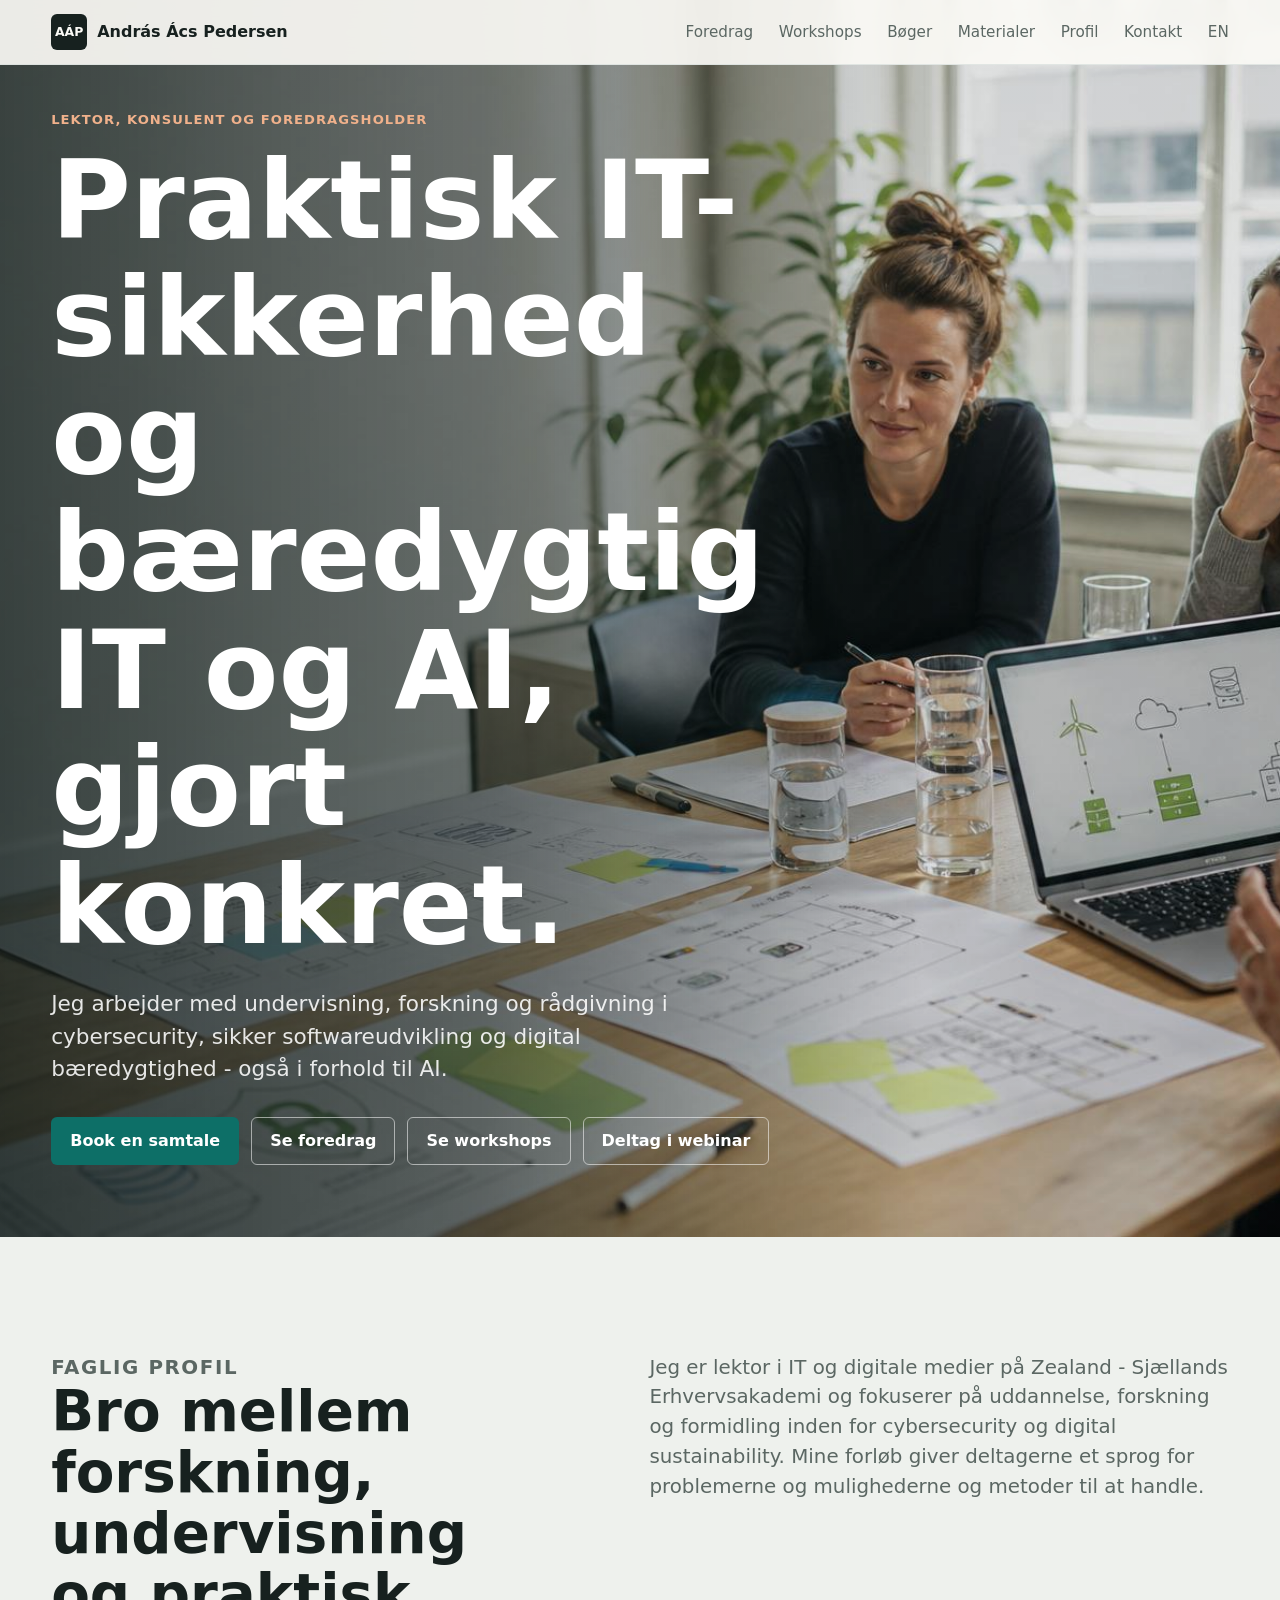
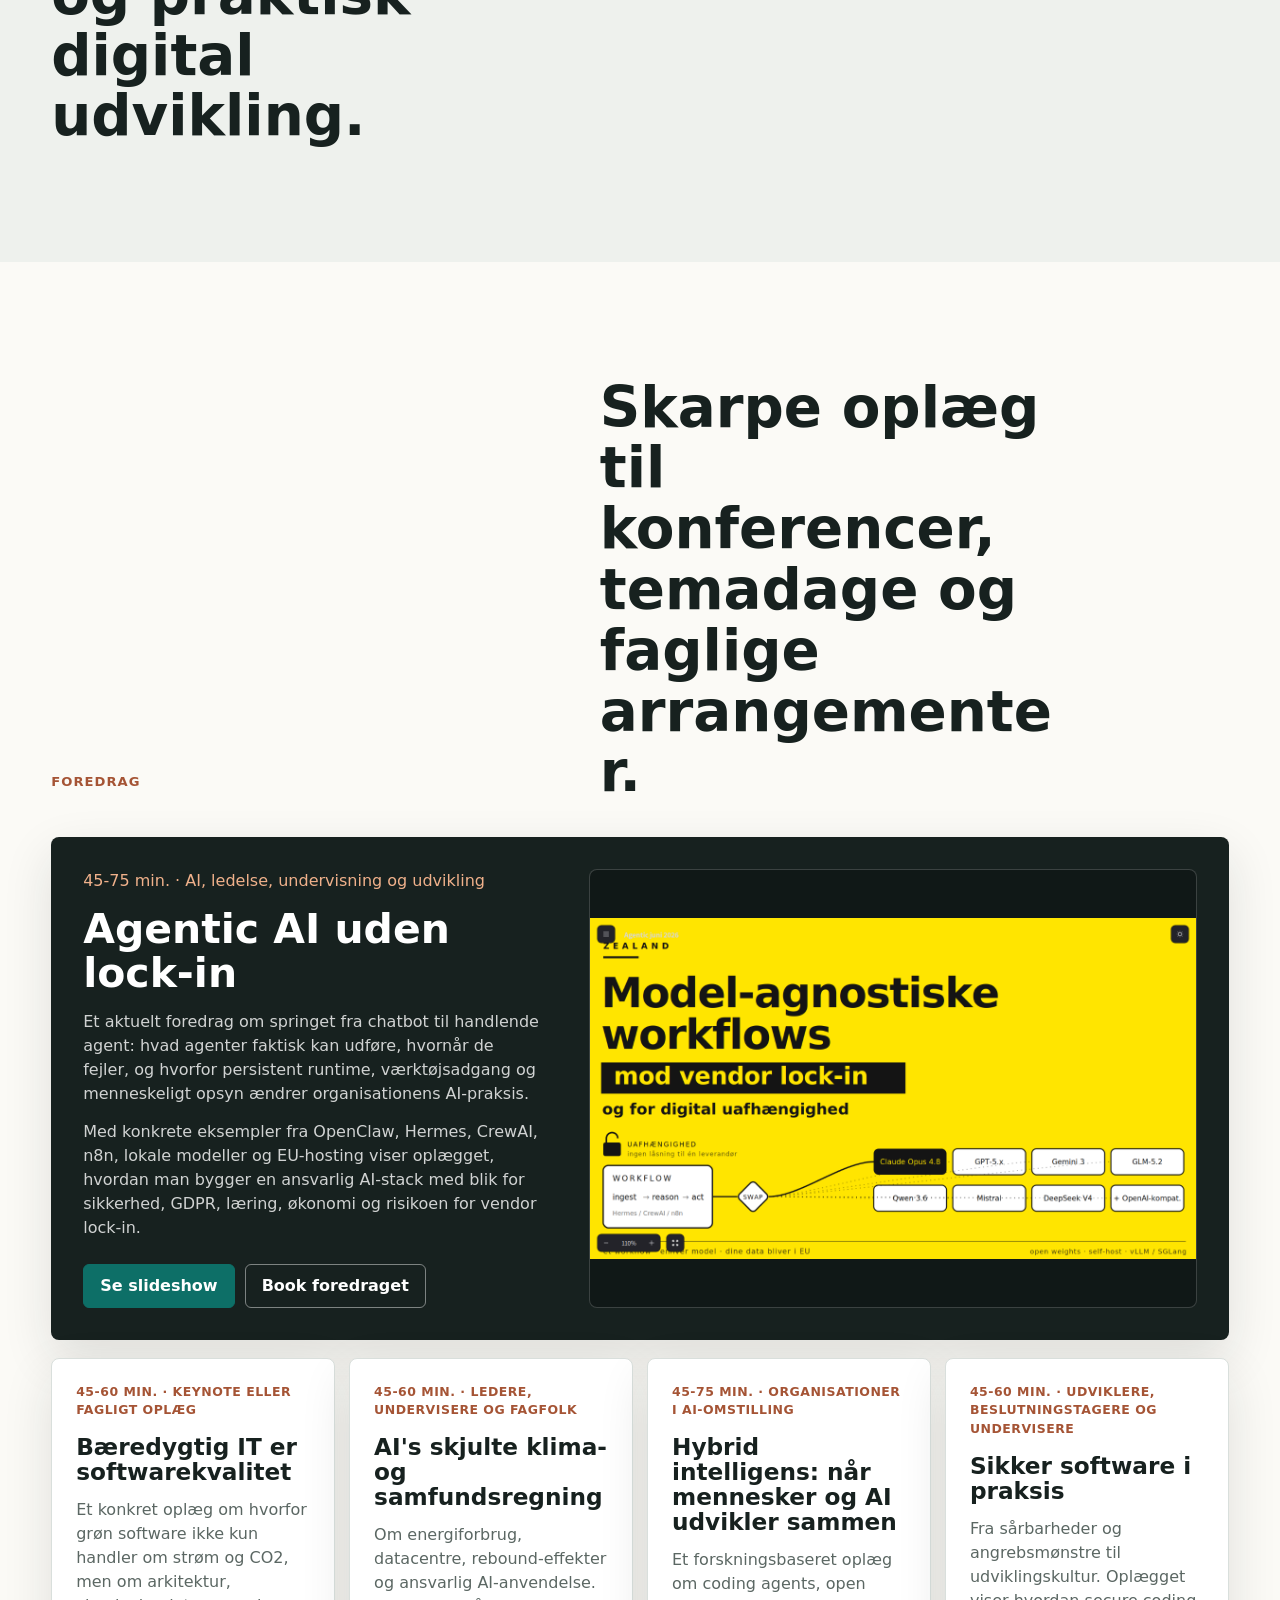
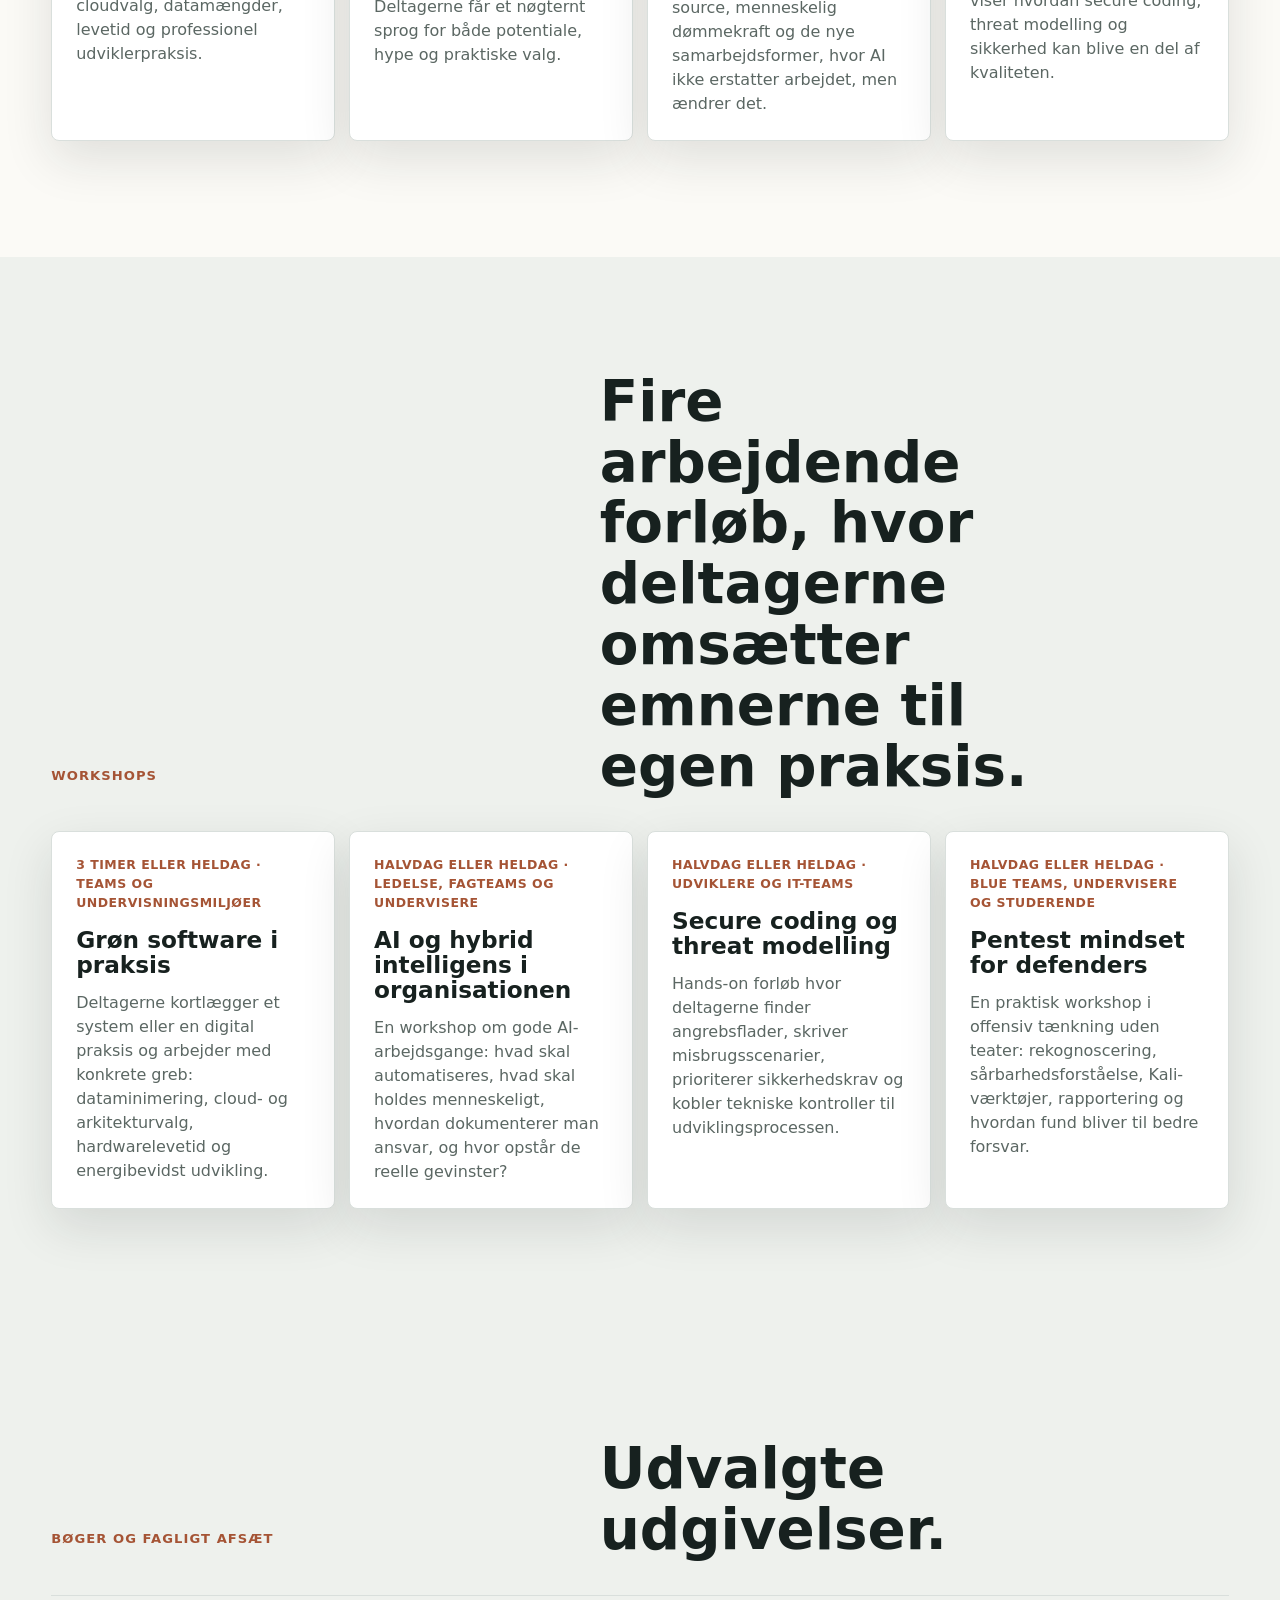
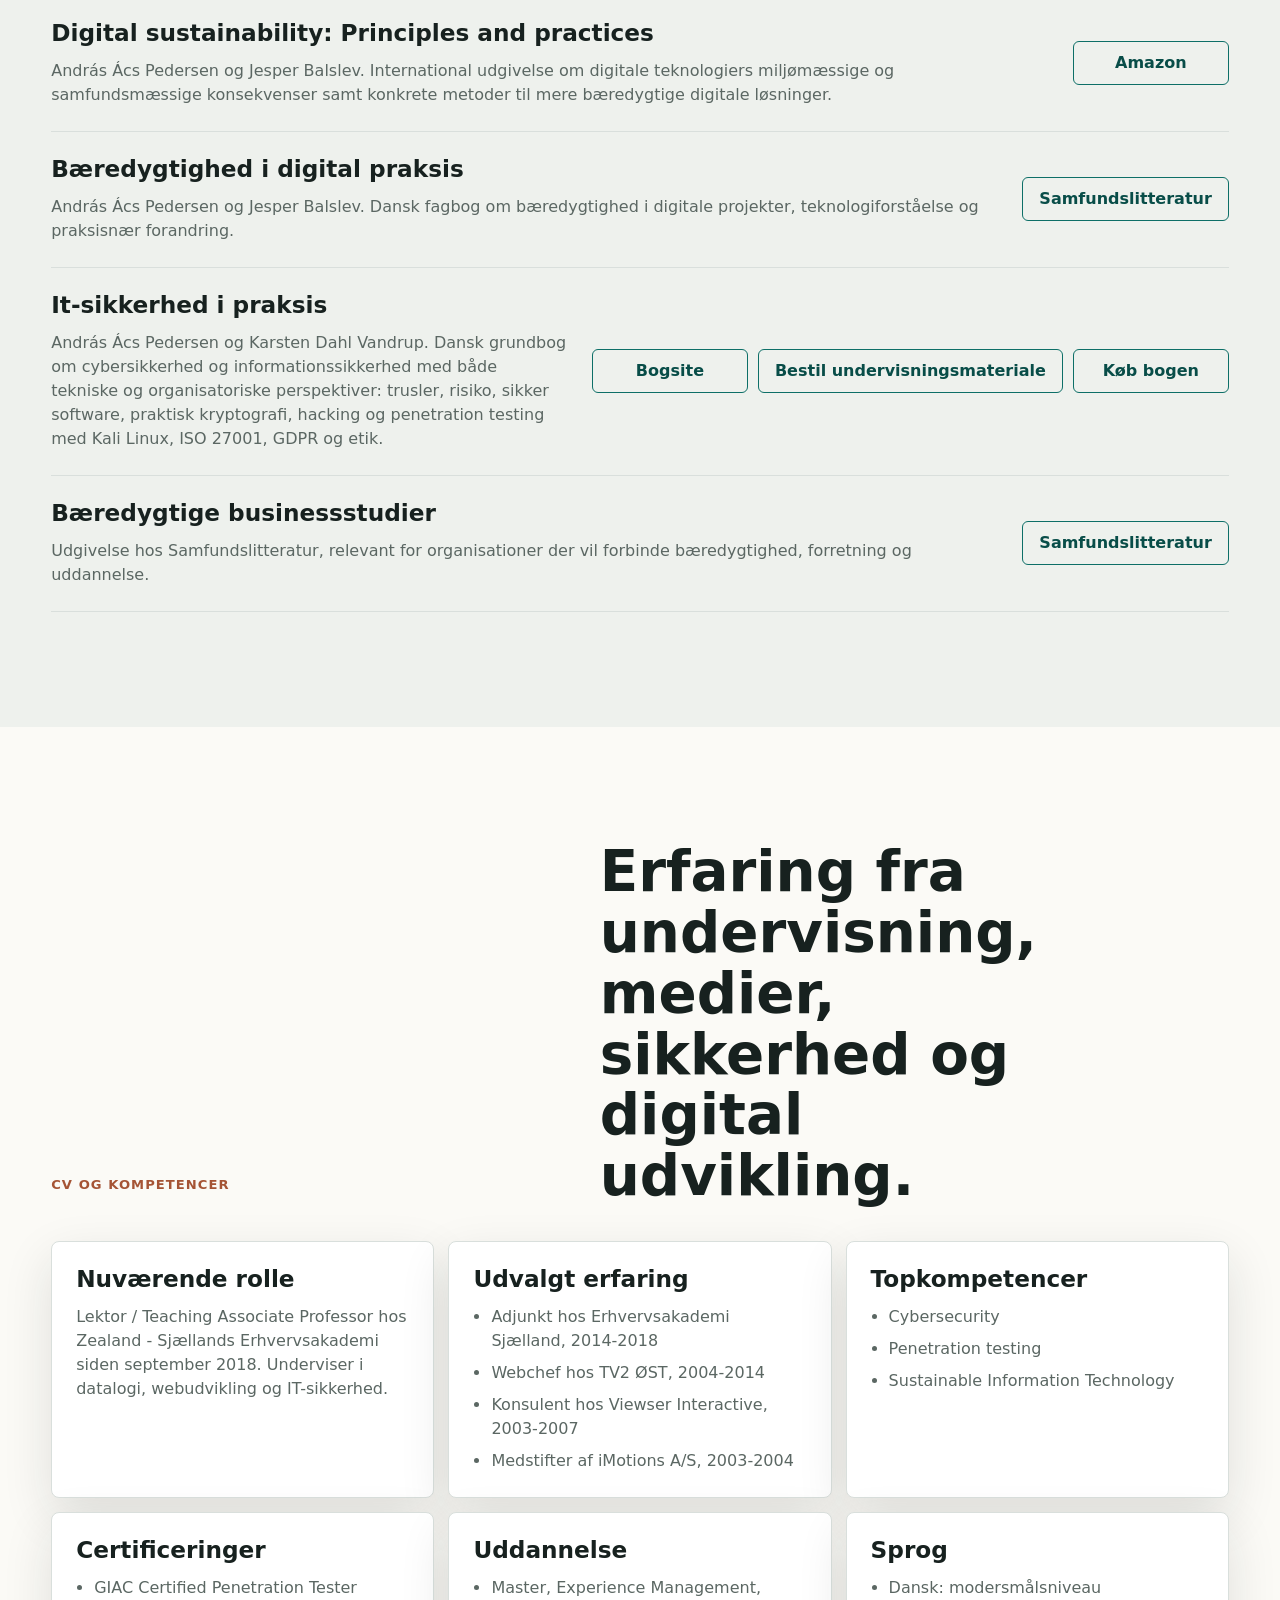
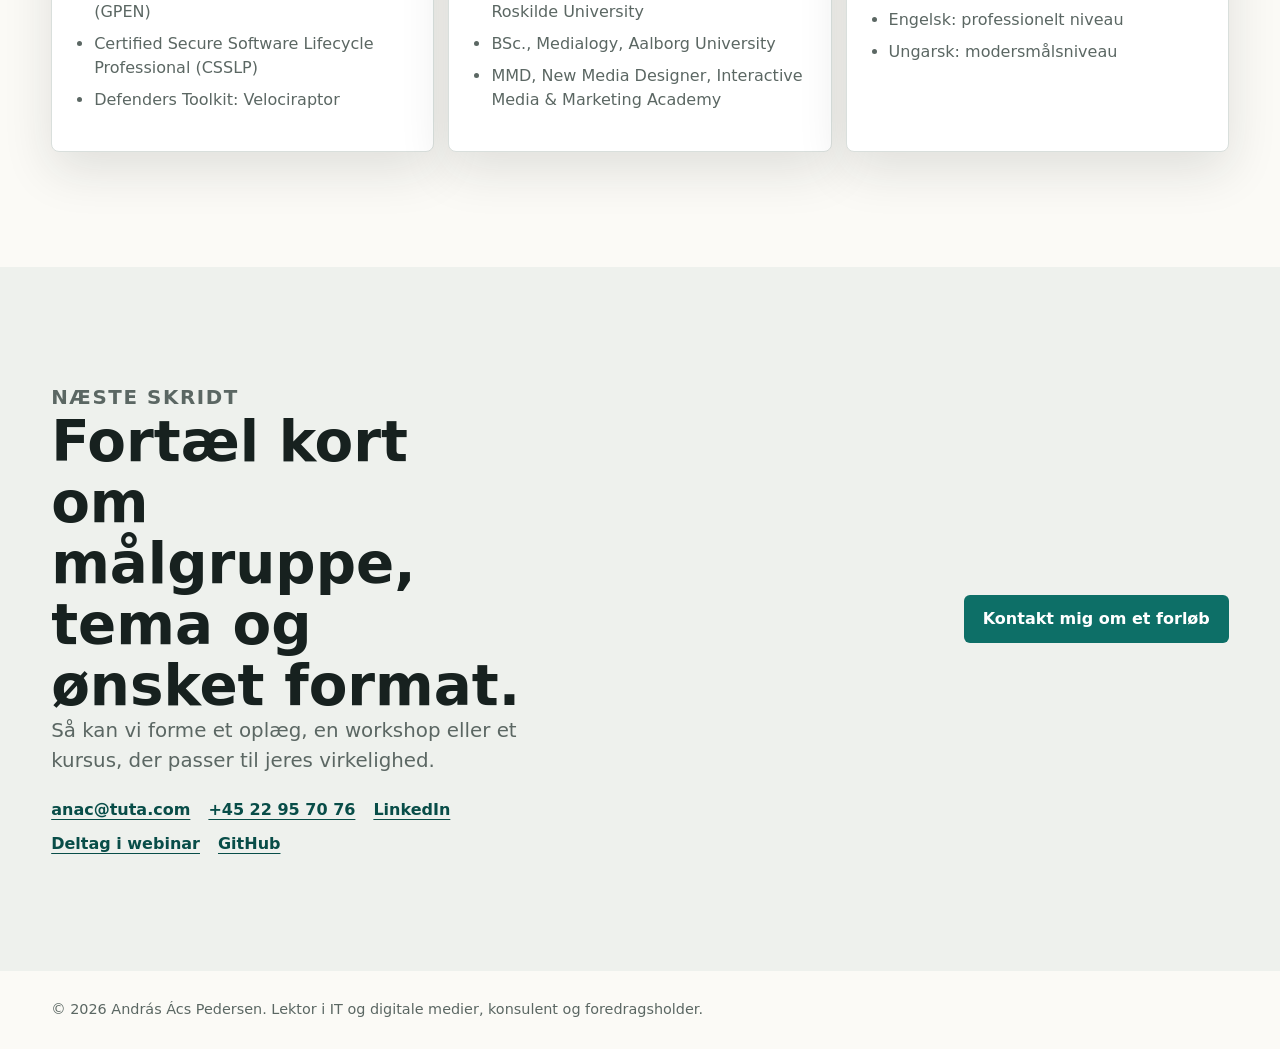
<file: index.html>
<!doctype html>
<html lang="da">
  <head>
    <meta charset="utf-8">
    <meta name="viewport" content="width=device-width, initial-scale=1">
    <title>András Ács Pedersen | Praktisk IT-sikkerhed og bæredygtig IT</title>
    <meta
      name="description"
      content="András Ács Pedersen er lektor, konsulent og foredragsholder med fokus på praktisk IT-sikkerhed, penetration testing og bæredygtig IT."
    >
    <link rel="stylesheet" href="styles.css">
  </head>
  <body>
    <header class="site-header" aria-label="Hovednavigation">
      <a class="brand" href="#top" aria-label="Gå til forsiden">
        <span class="brand-mark">AÁP</span>
        <span>András Ács Pedersen</span>
      </a>
      <nav class="nav-links" aria-label="Sektioner">
        <a href="#talks">Foredrag</a>
        <a href="#workshops">Workshops</a>
        <a href="#books">Bøger</a>
        <a href="da/materialer/index.html">Materialer</a>
        <a href="#profile">Profil</a>
        <a href="#contact">Kontakt</a>
        <a href="en/index.html">EN</a>
      </nav>
    </header>

    <main id="top">
      <section class="hero" aria-label="Foredrag og workshops">
        <div class="hero-overlay">
          <div class="hero-content">
            <p class="eyebrow">Lektor, konsulent og foredragsholder</p>
            <h1>Praktisk IT-sikkerhed og bæredygtig IT og AI, gjort konkret.</h1>
            <p class="hero-copy">
              Jeg arbejder med  undervisning, forskning og rådgivning i cybersecurity, sikker softwareudvikling og digital bæredygtighed - også i forhold til AI.
            </p>
            <div class="hero-actions" aria-label="Primære handlinger">
              <a class="button primary" href="https://my.liberaforms.org/ai-sustainability--cybersecurity-in-digital">Book en samtale</a>
              <a class="button secondary" href="#talks">Se foredrag</a>
              <a class="button secondary" href="#workshops">Se workshops</a>
              <a class="button secondary" href="https://dm.dk/kalender/0004672/">Deltag i webinar</a>
            </div>
          </div>
        </div>
      </section>

      <section class="intro band">
        <div class="section-inner two-column">
          <div>
            <p class="eyebrow">Faglig profil</p>
            <h2>Bro mellem forskning, undervisning og praktisk digital udvikling.</h2>
          </div>
          <p>
            Jeg er lektor i IT og digitale medier på Zealand - Sjællands Erhvervsakademi og fokuserer på uddannelse, forskning og formidling inden for cybersecurity og digital sustainability. Mine forløb giver deltagerne et sprog for problemerne og mulighederne og metoder til at handle.
          </p>
        </div>
      </section>

      <section id="talks" class="section">
        <div class="section-inner">
          <div class="section-heading">
            <p class="eyebrow">Foredrag</p>
            <h2>Skarpe oplæg til konferencer, temadage og faglige arrangementer.</h2>
          </div>
          <article class="featured-talk">
            <div class="featured-talk-copy">
              <p class="offer-meta">45-75 min. · AI, ledelse, undervisning og udvikling</p>
              <h3>Agentic AI uden lock-in</h3>
              <p>
                Et aktuelt foredrag om springet fra chatbot til handlende agent: hvad agenter faktisk kan udføre, hvornår de fejler, og hvorfor persistent runtime, værktøjsadgang og menneskeligt opsyn ændrer organisationens AI-praksis.
              </p>
              <p>
                Med konkrete eksempler fra OpenClaw, Hermes, CrewAI, n8n, lokale modeller og EU-hosting viser oplægget, hvordan man bygger en ansvarlig AI-stack med blik for sikkerhed, GDPR, læring, økonomi og risikoen for vendor lock-in.
              </p>
              <div class="talk-actions" aria-label="Links til Agentic AI foredrag">
              <a href="https://link.excalidraw.com/p/readonly/HN2AQplzI4FcHiL0uBeG">Se slideshow</a>
              <a href="https://my.liberaforms.org/ai-sustainability--cybersecurity-in-digital">Book foredraget</a>
              </div>
            </div>
            <a
              class="slideshow-frame"
              href="https://link.excalidraw.com/readonly/Jb5wzT7dmC4RfAxgD3zh?darkMode=true"
              aria-label="Åbn Agentic juni 2026 slideshow"
            >
              <img
                src="assets/agentic-ai-slideshow.png"
                alt="Preview af Agentic juni 2026 slideshow"
              >
            </a>
          </article>
          <div class="offer-grid">
            <article class="offer-card">
              <p class="offer-meta">45-60 min. · keynote eller fagligt oplæg</p>
              <h3>Bæredygtig IT er softwarekvalitet</h3>
              <p>
                Et konkret oplæg om hvorfor grøn software ikke kun handler om strøm og CO2, men om arkitektur, cloudvalg, datamængder, levetid og professionel udviklerpraksis.
              </p>
            </article>
            <article class="offer-card">
              <p class="offer-meta">45-60 min. · ledere, undervisere og fagfolk</p>
              <h3>AI's skjulte klima- og samfundsregning</h3>
              <p>
                Om energiforbrug, datacentre, rebound-effekter og ansvarlig AI-anvendelse. Deltagerne får et nøgternt sprog for både potentiale, hype og praktiske valg.
              </p>
            </article>
            <article class="offer-card">
              <p class="offer-meta">45-75 min. · organisationer i AI-omstilling</p>
              <h3>Hybrid intelligens: når mennesker og AI udvikler sammen</h3>
              <p>
                Et forskningsbaseret oplæg om coding agents, open source, menneskelig dømmekraft og de nye samarbejdsformer, hvor AI ikke erstatter arbejdet, men ændrer det.
              </p>
            </article>
            <article class="offer-card">
              <p class="offer-meta">45-60 min. · udviklere, beslutningstagere og undervisere</p>
              <h3>Sikker software i praksis</h3>
              <p>
                Fra sårbarheder og angrebsmønstre til udviklingskultur. Oplægget viser hvordan secure coding, threat modelling og sikkerhed kan blive en del af kvaliteten.
              </p>
            </article>
          </div>
        </div>
      </section>

      <section id="workshops" class="band">
        <div class="section-inner">
          <div class="section-heading">
            <p class="eyebrow">Workshops</p>
            <h2>Fire arbejdende forløb, hvor deltagerne omsætter emnerne til egen praksis.</h2>
          </div>
          <div class="offer-grid">
            <article class="offer-card">
              <p class="offer-meta">3 timer eller heldag · teams og undervisningsmiljøer</p>
              <h3>Grøn software i praksis</h3>
              <p>
                Deltagerne kortlægger et system eller en digital praksis og arbejder med konkrete greb: dataminimering, cloud- og arkitekturvalg, hardwarelevetid og energibevidst udvikling.
              </p>
            </article>
            <article class="offer-card">
              <p class="offer-meta">Halvdag eller heldag · ledelse, fagteams og undervisere</p>
              <h3>AI og hybrid intelligens i organisationen</h3>
              <p>
                En workshop om gode AI-arbejdsgange: hvad skal automatiseres, hvad skal holdes menneskeligt, hvordan dokumenterer man ansvar, og hvor opstår de reelle gevinster?
              </p>
            </article>
            <article class="offer-card">
              <p class="offer-meta">Halvdag eller heldag · udviklere og IT-teams</p>
              <h3>Secure coding og threat modelling</h3>
              <p>
                Hands-on forløb hvor deltagerne finder angrebsflader, skriver misbrugsscenarier, prioriterer sikkerhedskrav og kobler tekniske kontroller til udviklingsprocessen.
              </p>
            </article>
            <article class="offer-card">
              <p class="offer-meta">Halvdag eller heldag · blue teams, undervisere og studerende</p>
              <h3>Pentest mindset for defenders</h3>
              <p>
                En praktisk workshop i offensiv tænkning uden teater: rekognoscering, sårbarhedsforståelse, Kali-værktøjer, rapportering og hvordan fund bliver til bedre forsvar.
              </p>
            </article>
          </div>
        </div>
      </section>

      <section id="books" class="band">
        <div class="section-inner">
          <div class="section-heading">
            <p class="eyebrow">Bøger og fagligt afsæt</p>
            <h2>Udvalgte udgivelser.</h2>
          </div>
          <div class="book-list">
            <article class="book-item">
              <div>
                <h3>Digital sustainability: Principles and practices</h3>
                <p>András Ács Pedersen og Jesper Balslev. International udgivelse om digitale teknologiers miljømæssige og samfundsmæssige konsekvenser samt konkrete metoder til mere bæredygtige digitale løsninger.</p>
              </div>
              <a href="https://www.amazon.com/Digital-sustainability-Andr%C3%A1s-%C3%81cs-Pedersen/dp/B0GTJXGZS9" aria-label="Se Digital sustainability på Amazon">Amazon</a>
            </article>
            <article class="book-item">
              <div>
                <h3>Bæredygtighed i digital praksis</h3>
                <p>András Ács Pedersen og Jesper Balslev. Dansk fagbog om bæredygtighed i digitale projekter, teknologiforståelse og praksisnær forandring.</p>
              </div>
              <a href="https://samfundslitteratur.dk/author/3415-andras-acs-pedersen" aria-label="Se bogen hos Samfundslitteratur">Samfundslitteratur</a>
            </article>
            <article class="book-item">
              <div>
                <h3>It-sikkerhed i praksis</h3>
                <p>András Ács Pedersen og Karsten Dahl Vandrup. Dansk grundbog om cybersikkerhed og informationssikkerhed med både tekniske og organisatoriske perspektiver: trusler, risiko, sikker software, praktisk kryptografi, hacking og penetration testing med Kali Linux, ISO 27001, GDPR og etik.</p>
              </div>
              <div class="book-actions" aria-label="Links til It-sikkerhed i praksis">
                <a href="https://www.it-sikkerhedsbogen.dk/" aria-label="Se bogens hjemmeside">Bogsite</a>
                <a href="https://my.liberaforms.org/ai-sustainability--cybersecurity-in-digital" aria-label="Bestil undervisningsmateriale">Bestil undervisningsmateriale</a>
                <a href="https://www.it-sikkerhedsbogen.dk/kob-bogen/" aria-label="Køb It-sikkerhed i praksis">Køb bogen</a>
              </div>
            </article>
            <article class="book-item">
              <div>
                <h3>Bæredygtige businessstudier</h3>
                <p>Udgivelse hos Samfundslitteratur, relevant for organisationer der vil forbinde bæredygtighed, forretning og uddannelse.</p>
              </div>
              <a href="https://samfundslitteratur.dk/author/3415-andras-acs-pedersen" aria-label="Se bogen hos Samfundslitteratur">Samfundslitteratur</a>
            </article>
          </div>
        </div>
      </section>

      <section id="profile" class="section">
        <div class="section-inner">
          <div class="section-heading">
            <p class="eyebrow">CV og kompetencer</p>
            <h2>Erfaring fra undervisning, medier, sikkerhed og digital udvikling.</h2>
          </div>
          <div class="profile-grid">
            <article class="profile-panel">
              <h3>Nuværende rolle</h3>
              <p>
                Lektor / Teaching Associate Professor hos Zealand - Sjællands Erhvervsakademi siden september 2018. Underviser i datalogi, webudvikling og IT-sikkerhed.
              </p>
            </article>
            <article class="profile-panel">
              <h3>Udvalgt erfaring</h3>
              <ul>
                <li>Adjunkt hos Erhvervsakademi Sjælland, 2014-2018</li>
                <li>Webchef hos TV2 ØST, 2004-2014</li>
                <li>Konsulent hos Viewser Interactive, 2003-2007</li>
                <li>Medstifter af iMotions A/S, 2003-2004</li>
              </ul>
            </article>
            <article class="profile-panel">
              <h3>Topkompetencer</h3>
              <ul>
                <li>Cybersecurity</li>
                <li>Penetration testing</li>
                <li>Sustainable Information Technology</li>
              </ul>
            </article>
            <article class="profile-panel">
              <h3>Certificeringer</h3>
              <ul>
                <li>GIAC Certified Penetration Tester (GPEN)</li>
                <li>Certified Secure Software Lifecycle Professional (CSSLP)</li>
                <li>Defenders Toolkit: Velociraptor</li>
              </ul>
            </article>
            <article class="profile-panel">
              <h3>Uddannelse</h3>
              <ul>
                <li>Master, Experience Management, Roskilde University</li>
                <li>BSc., Medialogy, Aalborg University</li>
                <li>MMD, New Media Designer, Interactive Media & Marketing Academy</li>
              </ul>
            </article>
            <article class="profile-panel">
              <h3>Sprog</h3>
              <ul>
                <li>Dansk: modersmålsniveau</li>
                <li>Engelsk: professionelt niveau</li>
                <li>Ungarsk: modersmålsniveau</li>
              </ul>
            </article>
          </div>
        </div>
      </section>

      <section id="contact" class="contact band">
        <div class="section-inner contact-inner">
          <div>
            <p class="eyebrow">Næste skridt</p>
            <h2>Fortæl kort om målgruppe, tema og ønsket format.</h2>
            <p>
              Så kan vi forme et oplæg, en workshop eller et kursus, der passer til jeres virkelighed.
            </p>
            <div class="contact-links" aria-label="Kontaktoplysninger">
              <a href="mailto:anac@tuta.com">anac@tuta.com</a>
              <a href="tel:+4522957076">+45 22 95 70 76</a>
              <a href="https://www.linkedin.com/in/andrasacs/">LinkedIn</a>
              <a href="https://dm.dk/kalender/0004672/">Deltag i webinar</a>
              <a href="https://github.com/andracs">GitHub</a>

            </div>
          </div>
          <a class="button primary" href="https://my.liberaforms.org/ai-sustainability--cybersecurity-in-digital">Kontakt mig om et forløb</a>
        </div>
      </section>
    </main>

    <footer class="site-footer">
      <p>© 2026 András Ács Pedersen. Lektor i IT og digitale medier, konsulent og foredragsholder.</p>
    </footer>
  </body>
</html>
</file>
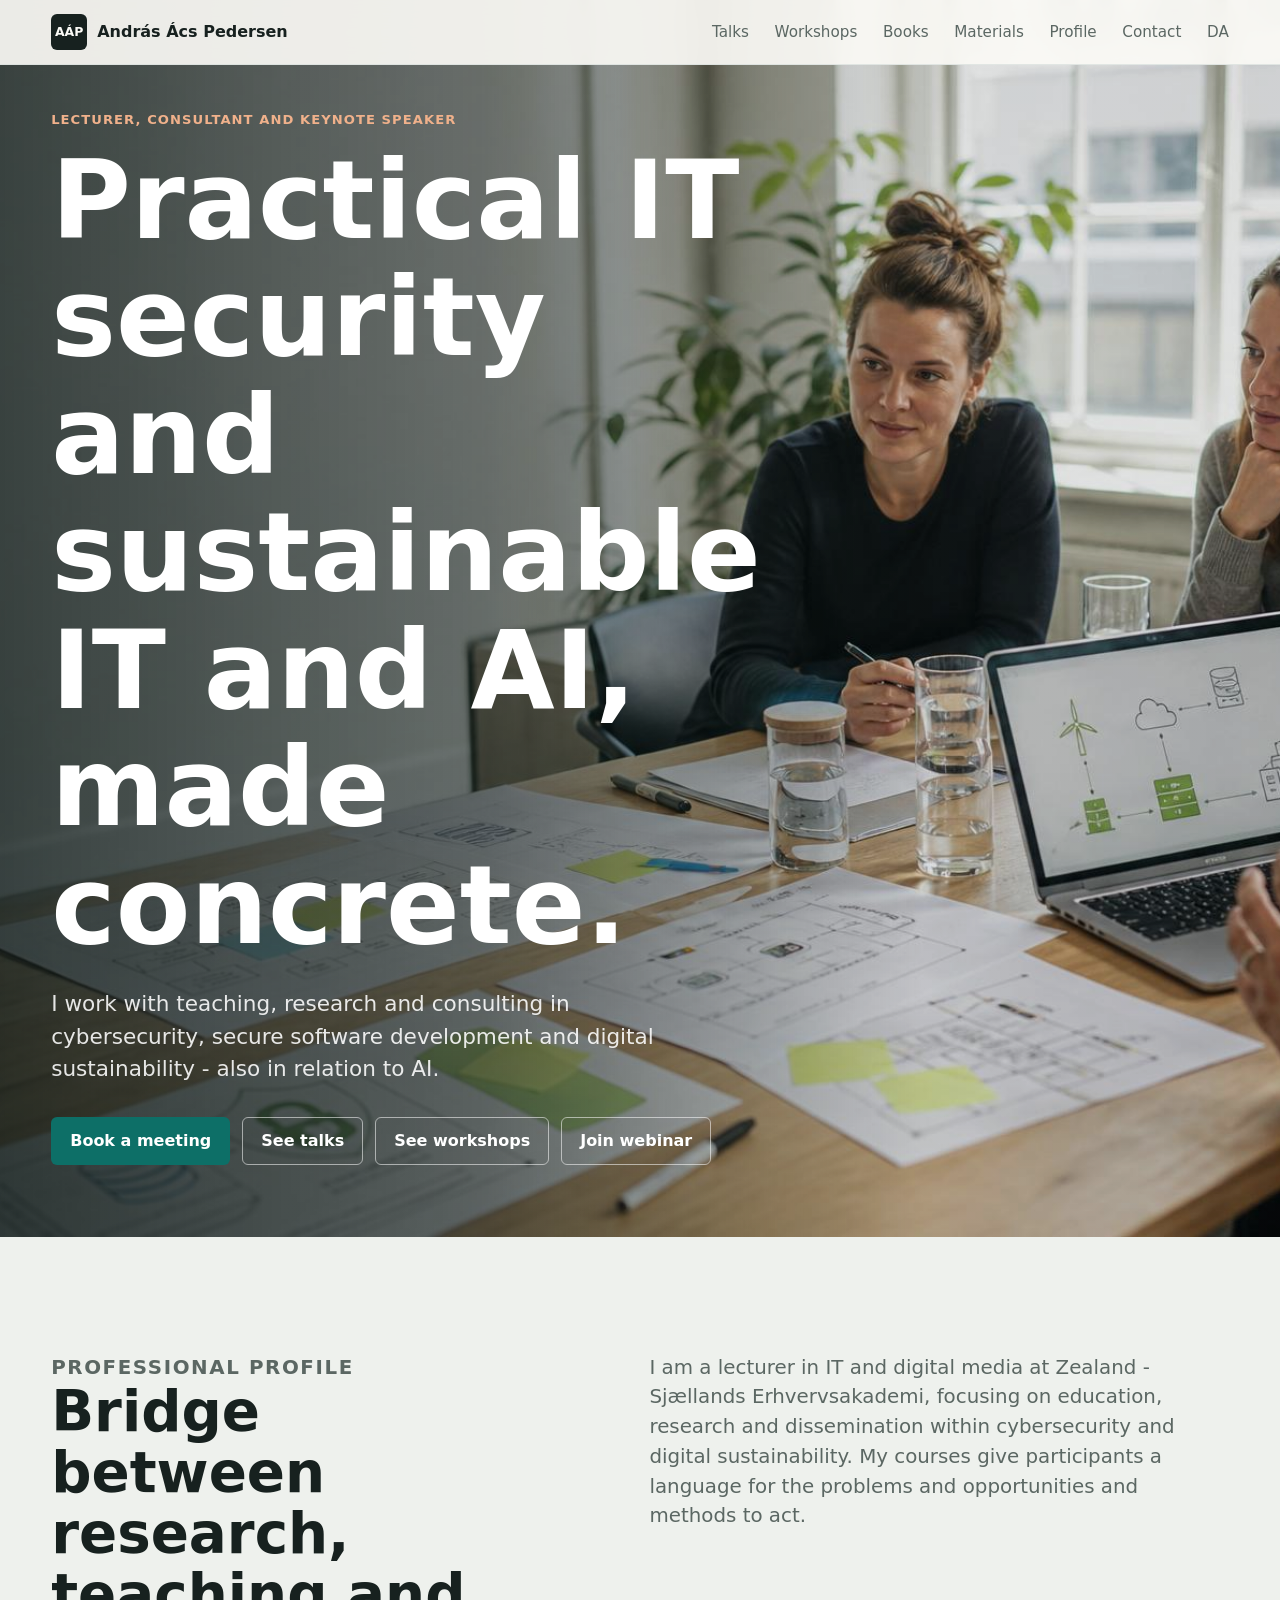
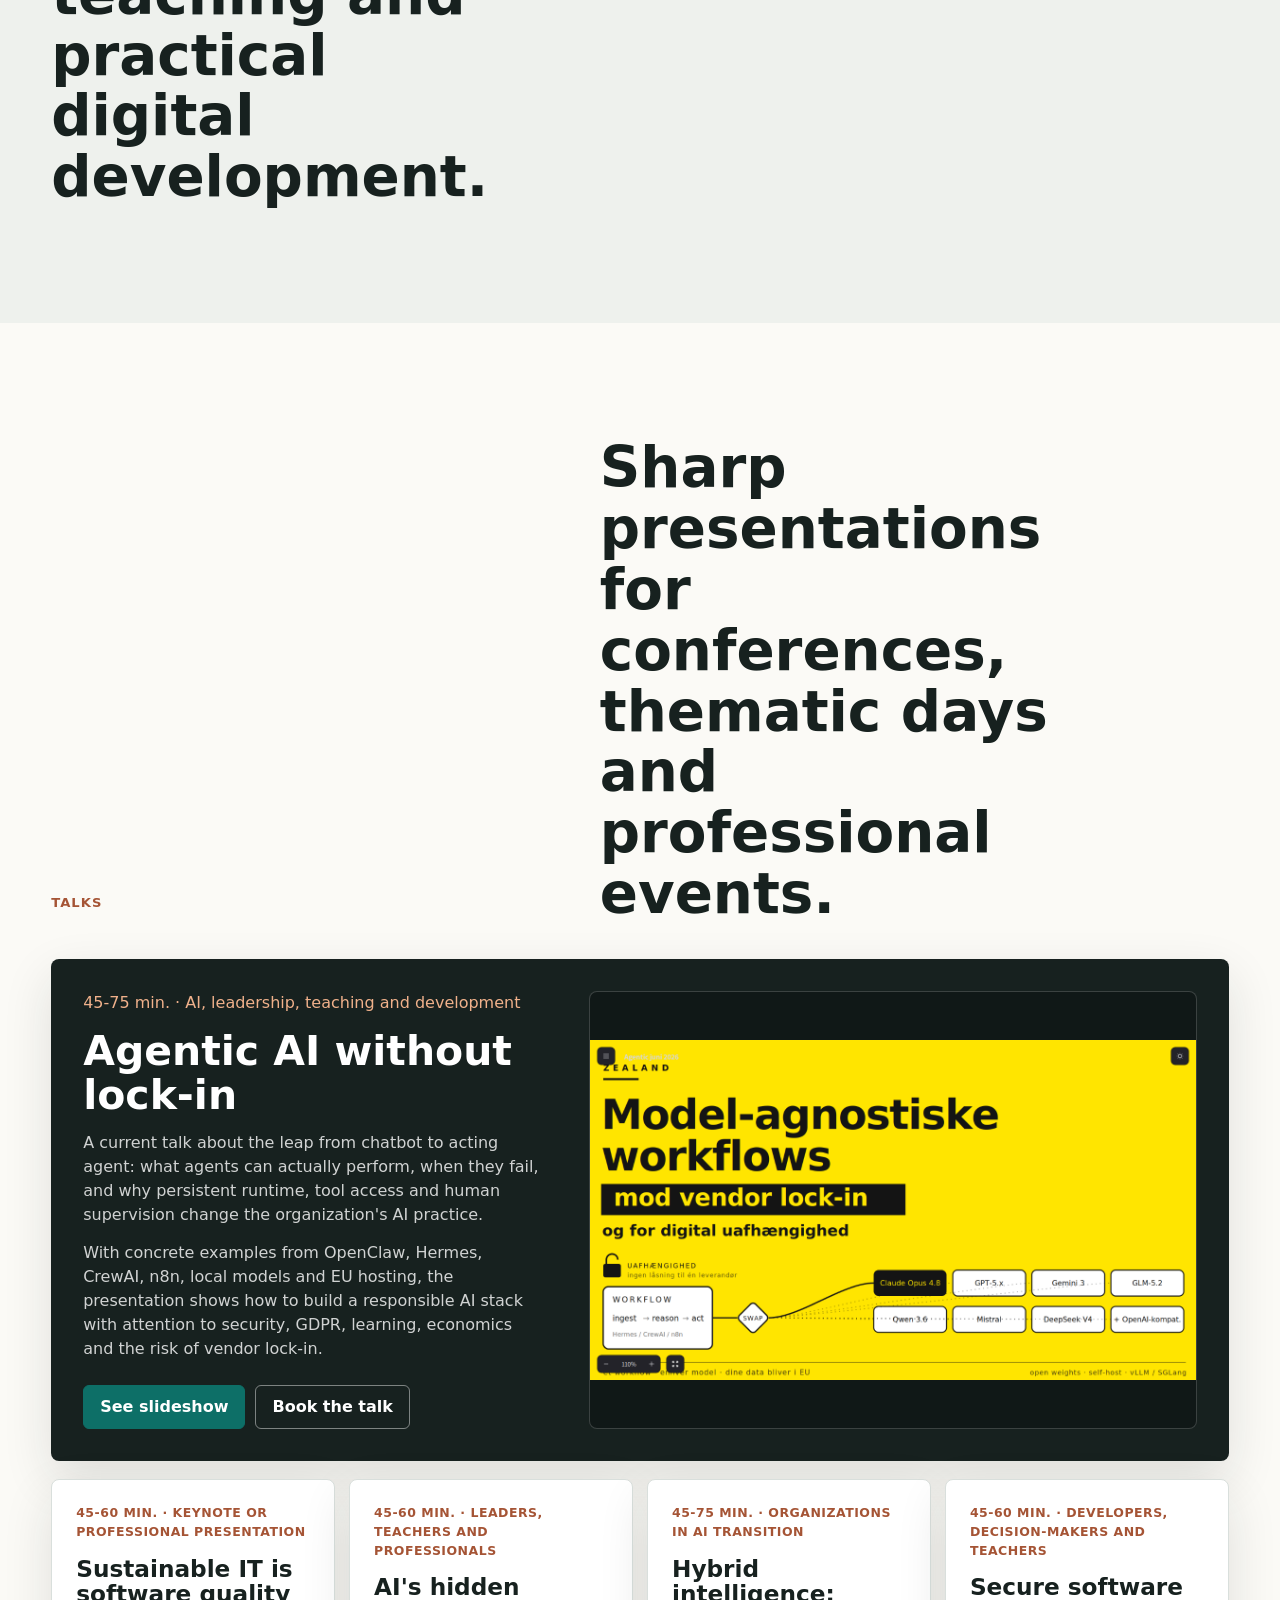
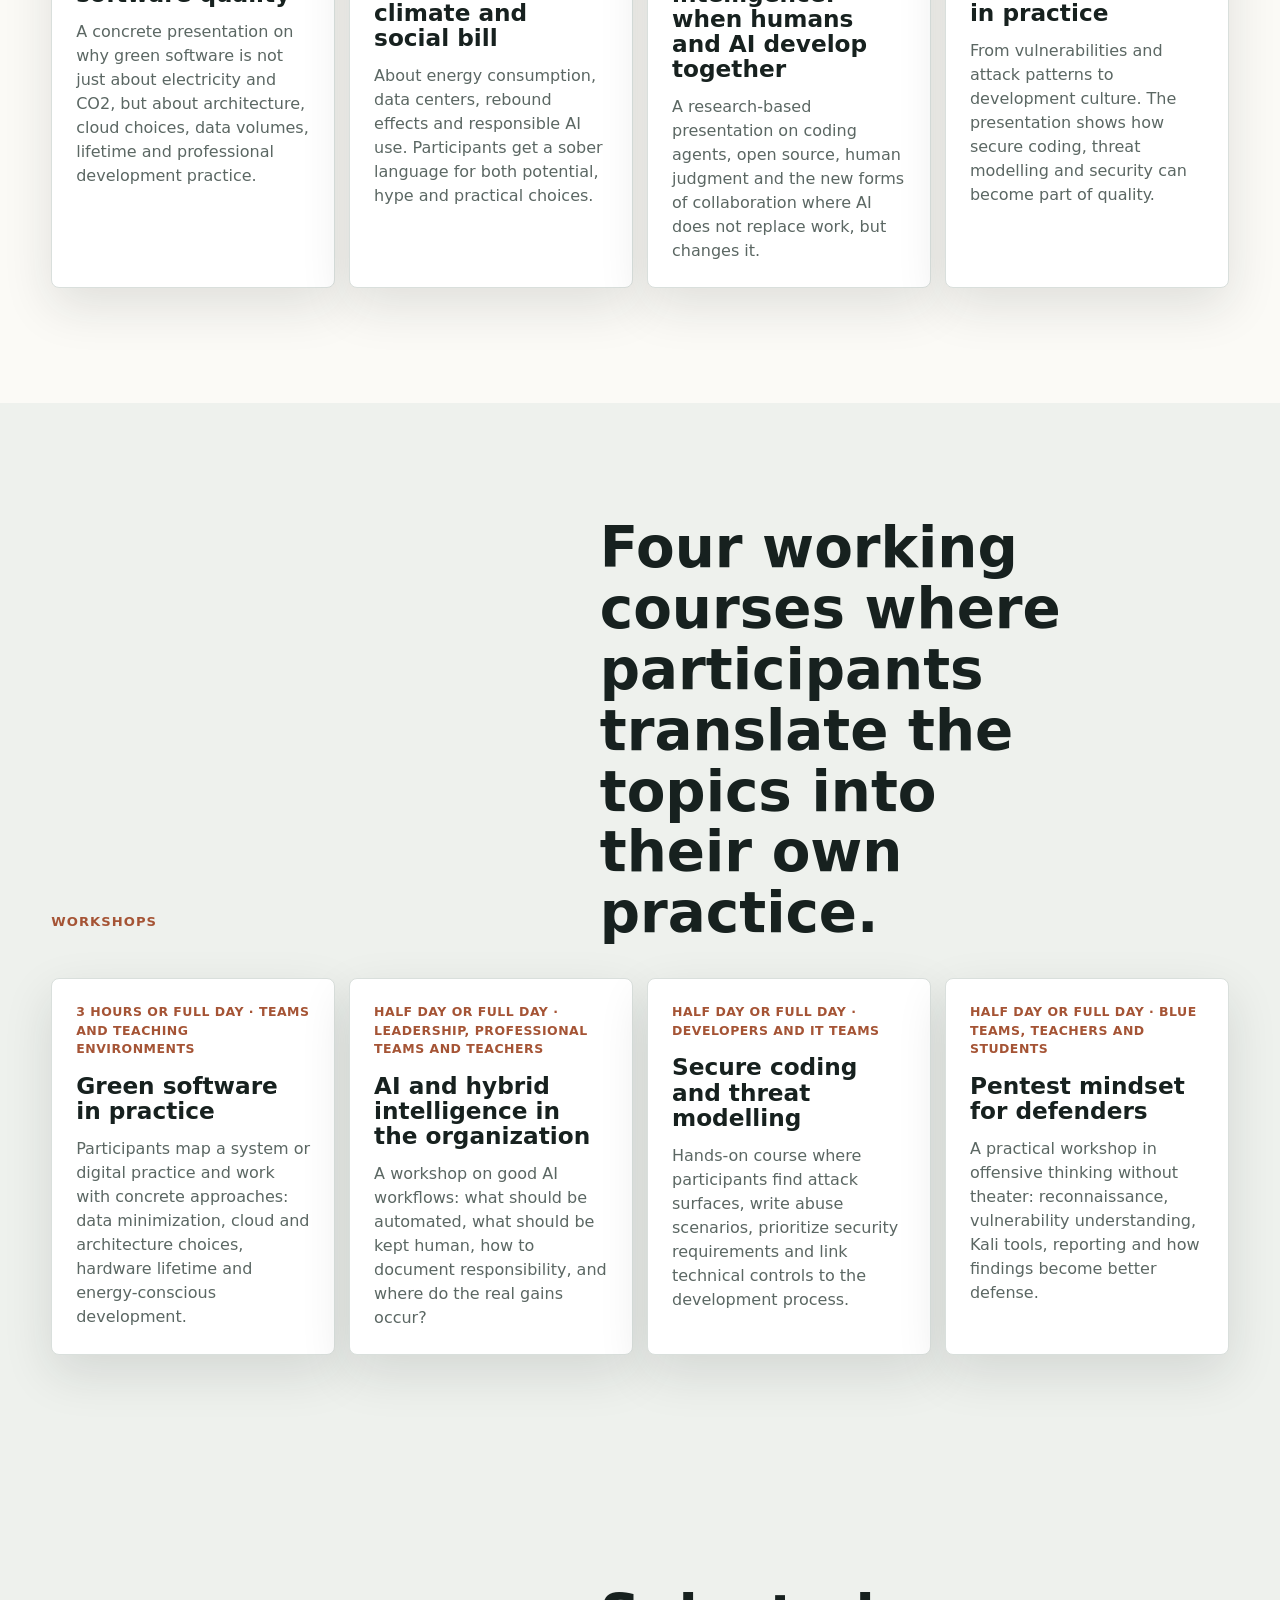
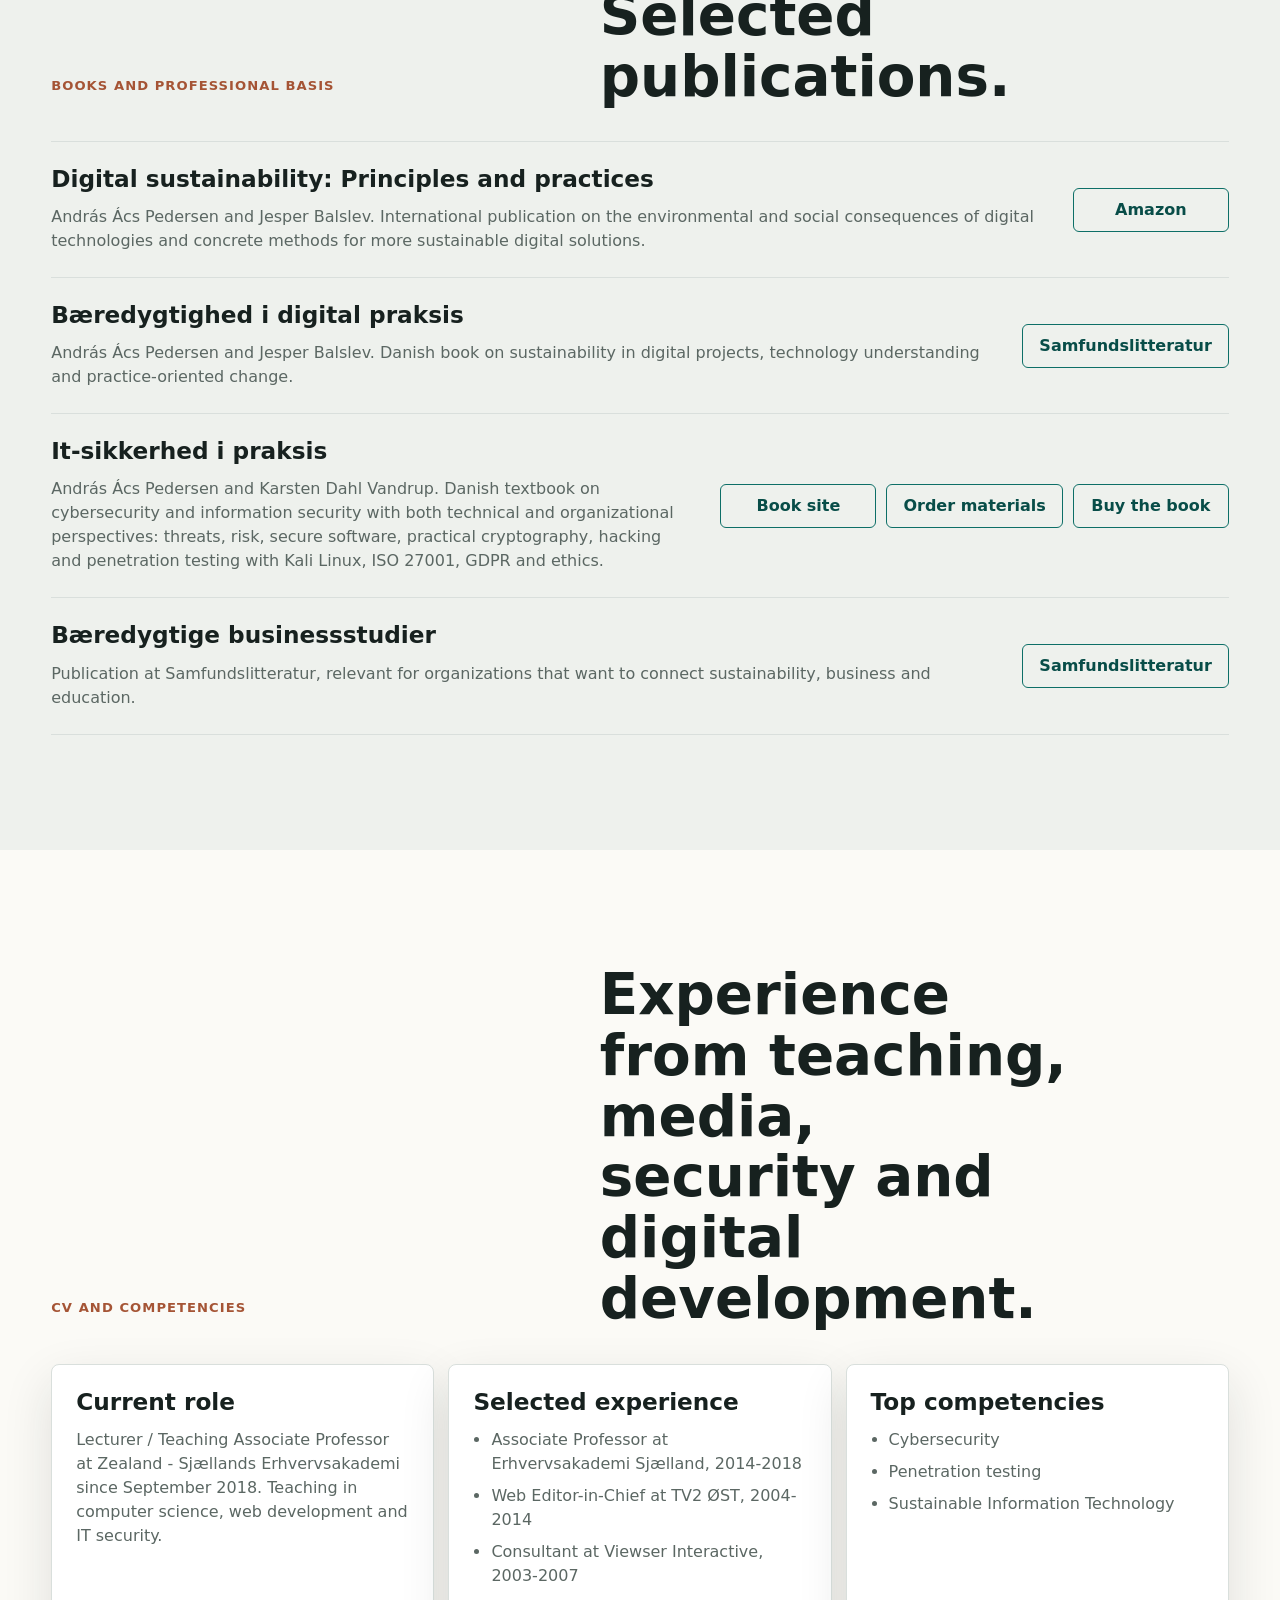
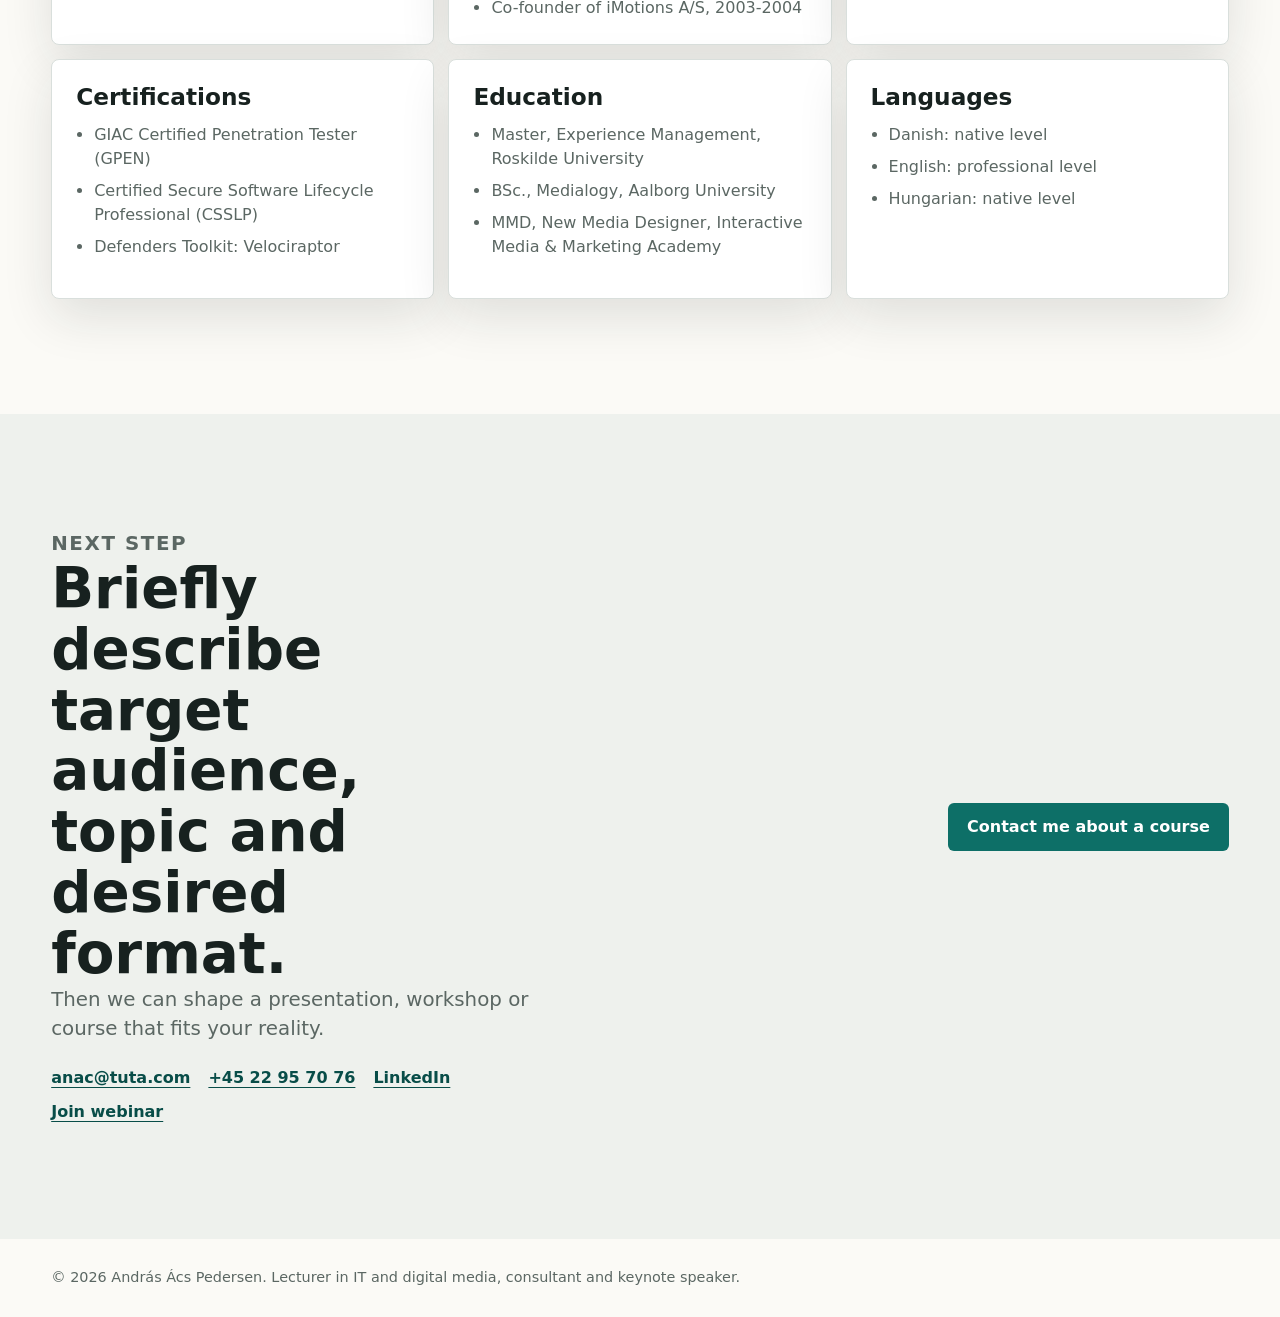
<file: en/index.html>
<!doctype html>
<html lang="en">
  <head>
    <meta charset="utf-8">
    <meta name="viewport" content="width=device-width, initial-scale=1">
    <title>András Ács Pedersen | Practical IT Security and Sustainable IT</title>
    <meta
      name="description"
      content="András Ács Pedersen is a lecturer, consultant and keynote speaker focusing on practical IT security, penetration testing and sustainable IT."
    >
    <link rel="stylesheet" href="../styles.css">
  </head>
  <body>
    <header class="site-header" aria-label="Main navigation">
      <a class="brand" href="index.html" aria-label="Go to homepage">
        <span class="brand-mark">AÁP</span>
        <span>András Ács Pedersen</span>
      </a>
      <nav class="nav-links" aria-label="Sections">
        <a href="#talks">Talks</a>
        <a href="#workshops">Workshops</a>
        <a href="#books">Books</a>
        <a href="materials/index.html">Materials</a>
        <a href="#profile">Profile</a>
        <a href="#contact">Contact</a>
        <a href="../index.html">DA</a>
      </nav>
    </header>

    <main id="top">
      <section class="hero" aria-label="Talks and workshops">
        <div class="hero-overlay">
          <div class="hero-content">
            <p class="eyebrow">Lecturer, consultant and keynote speaker</p>
            <h1>Practical IT security and sustainable IT and AI, made concrete.</h1>
            <p class="hero-copy">
              I work with teaching, research and consulting in cybersecurity, secure software development and digital sustainability - also in relation to AI.
            </p>
            <div class="hero-actions" aria-label="Primary actions">
              <a class="button primary" href="https://my.liberaforms.org/ai-sustainability--cybersecurity-in-digital">Book a meeting</a>
              <a class="button secondary" href="#talks">See talks</a>
              <a class="button secondary" href="#workshops">See workshops</a>
              <a class="button secondary" href="https://dm.dk/kalender/0004672/">Join webinar</a>
            </div>
          </div>
        </div>
      </section>

      <section class="intro band">
        <div class="section-inner two-column">
          <div>
            <p class="eyebrow">Professional profile</p>
            <h2>Bridge between research, teaching and practical digital development.</h2>
          </div>
          <p>
            I am a lecturer in IT and digital media at Zealand - Sjællands Erhvervsakademi, focusing on education, research and dissemination within cybersecurity and digital sustainability. My courses give participants a language for the problems and opportunities and methods to act.
          </p>
        </div>
      </section>

      <section id="talks" class="section">
        <div class="section-inner">
          <div class="section-heading">
            <p class="eyebrow">Talks</p>
            <h2>Sharp presentations for conferences, thematic days and professional events.</h2>
          </div>
          <article class="featured-talk">
            <div class="featured-talk-copy">
              <p class="offer-meta">45-75 min. · AI, leadership, teaching and development</p>
              <h3>Agentic AI without lock-in</h3>
              <p>
                A current talk about the leap from chatbot to acting agent: what agents can actually perform, when they fail, and why persistent runtime, tool access and human supervision change the organization's AI practice.
              </p>
              <p>
                With concrete examples from OpenClaw, Hermes, CrewAI, n8n, local models and EU hosting, the presentation shows how to build a responsible AI stack with attention to security, GDPR, learning, economics and the risk of vendor lock-in.
              </p>
              <div class="talk-actions" aria-label="Links to Agentic AI talk">
                <a href="https://link.excalidraw.com/p/readonly/HN2AQplzI4FcHiL0uBeG">See slideshow</a>
                <a href="https://my.liberaforms.org/ai-sustainability--cybersecurity-in-digital">Book the talk</a>
              </div>
            </div>
            <a
              class="slideshow-frame"
              href="https://link.excalidraw.com/readonly/Jb5wzT7dmC4RfAxgD3zh?darkMode=true"
              aria-label="Open Agentic June 2026 slideshow"
            >
              <img
                src="../assets/agentic-ai-slideshow.png"
                alt="Preview of Agentic June 2026 slideshow"
              >
            </a>
          </article>
          <div class="offer-grid">
            <article class="offer-card">
              <p class="offer-meta">45-60 min. · keynote or professional presentation</p>
              <h3>Sustainable IT is software quality</h3>
              <p>
                A concrete presentation on why green software is not just about electricity and CO2, but about architecture, cloud choices, data volumes, lifetime and professional development practice.
              </p>
            </article>
            <article class="offer-card">
              <p class="offer-meta">45-60 min. · leaders, teachers and professionals</p>
              <h3>AI's hidden climate and social bill</h3>
              <p>
                About energy consumption, data centers, rebound effects and responsible AI use. Participants get a sober language for both potential, hype and practical choices.
              </p>
            </article>
            <article class="offer-card">
              <p class="offer-meta">45-75 min. · organizations in AI transition</p>
              <h3>Hybrid intelligence: when humans and AI develop together</h3>
              <p>
                A research-based presentation on coding agents, open source, human judgment and the new forms of collaboration where AI does not replace work, but changes it.
              </p>
            </article>
            <article class="offer-card">
              <p class="offer-meta">45-60 min. · developers, decision-makers and teachers</p>
              <h3>Secure software in practice</h3>
              <p>
                From vulnerabilities and attack patterns to development culture. The presentation shows how secure coding, threat modelling and security can become part of quality.
              </p>
            </article>
          </div>
        </div>
      </section>

      <section id="workshops" class="band">
        <div class="section-inner">
          <div class="section-heading">
            <p class="eyebrow">Workshops</p>
            <h2>Four working courses where participants translate the topics into their own practice.</h2>
          </div>
          <div class="offer-grid">
            <article class="offer-card">
              <p class="offer-meta">3 hours or full day · teams and teaching environments</p>
              <h3>Green software in practice</h3>
              <p>
                Participants map a system or digital practice and work with concrete approaches: data minimization, cloud and architecture choices, hardware lifetime and energy-conscious development.
              </p>
            </article>
            <article class="offer-card">
              <p class="offer-meta">Half day or full day · leadership, professional teams and teachers</p>
              <h3>AI and hybrid intelligence in the organization</h3>
              <p>
                A workshop on good AI workflows: what should be automated, what should be kept human, how to document responsibility, and where do the real gains occur?
              </p>
            </article>
            <article class="offer-card">
              <p class="offer-meta">Half day or full day · developers and IT teams</p>
              <h3>Secure coding and threat modelling</h3>
              <p>
                Hands-on course where participants find attack surfaces, write abuse scenarios, prioritize security requirements and link technical controls to the development process.
              </p>
            </article>
            <article class="offer-card">
              <p class="offer-meta">Half day or full day · blue teams, teachers and students</p>
              <h3>Pentest mindset for defenders</h3>
              <p>
                A practical workshop in offensive thinking without theater: reconnaissance, vulnerability understanding, Kali tools, reporting and how findings become better defense.
              </p>
            </article>
          </div>
        </div>
      </section>

      <section id="books" class="band">
        <div class="section-inner">
          <div class="section-heading">
            <p class="eyebrow">Books and professional basis</p>
            <h2>Selected publications.</h2>
          </div>
          <div class="book-list">
            <article class="book-item">
              <div>
                <h3>Digital sustainability: Principles and practices</h3>
                <p>András Ács Pedersen and Jesper Balslev. International publication on the environmental and social consequences of digital technologies and concrete methods for more sustainable digital solutions.</p>
              </div>
              <a href="https://www.amazon.com/Digital-sustainability-Andr%C3%A1s-%C3%81cs-Pedersen/dp/B0GTJXGZS9" aria-label="See Digital sustainability on Amazon">Amazon</a>
            </article>
            <article class="book-item">
              <div>
                <h3>Bæredygtighed i digital praksis</h3>
                <p>András Ács Pedersen and Jesper Balslev. Danish book on sustainability in digital projects, technology understanding and practice-oriented change.</p>
              </div>
              <a href="https://samfundslitteratur.dk/author/3415-andras-acs-pedersen" aria-label="See the book at Samfundslitteratur">Samfundslitteratur</a>
            </article>
            <article class="book-item">
              <div>
                <h3>It-sikkerhed i praksis</h3>
                <p>András Ács Pedersen and Karsten Dahl Vandrup. Danish textbook on cybersecurity and information security with both technical and organizational perspectives: threats, risk, secure software, practical cryptography, hacking and penetration testing with Kali Linux, ISO 27001, GDPR and ethics.</p>
              </div>
              <div class="book-actions" aria-label="Links to It-sikkerhed i praksis">
                <a href="https://www.it-sikkerhedsbogen.dk/" aria-label="See the book's website">Book site</a>
                <a href="https://my.liberaforms.org/ai-sustainability--cybersecurity-in-digital" aria-label="Order teaching materials">Order materials</a>
                <a href="https://www.it-sikkerhedsbogen.dk/kob-bogen/" aria-label="Buy It-sikkerhed i praksis">Buy the book</a>
              </div>
            </article>
            <article class="book-item">
              <div>
                <h3>Bæredygtige businessstudier</h3>
                <p>Publication at Samfundslitteratur, relevant for organizations that want to connect sustainability, business and education.</p>
              </div>
              <a href="https://samfundslitteratur.dk/author/3415-andras-acs-pedersen" aria-label="See the book at Samfundslitteratur">Samfundslitteratur</a>
            </article>
          </div>
        </div>
      </section>

      <section id="profile" class="section">
        <div class="section-inner">
          <div class="section-heading">
            <p class="eyebrow">CV and competencies</p>
            <h2>Experience from teaching, media, security and digital development.</h2>
          </div>
          <div class="profile-grid">
            <article class="profile-panel">
              <h3>Current role</h3>
              <p>
                Lecturer / Teaching Associate Professor at Zealand - Sjællands Erhvervsakademi since September 2018. Teaching in computer science, web development and IT security.
              </p>
            </article>
            <article class="profile-panel">
              <h3>Selected experience</h3>
              <ul>
                <li>Associate Professor at Erhvervsakademi Sjælland, 2014-2018</li>
                <li>Web Editor-in-Chief at TV2 ØST, 2004-2014</li>
                <li>Consultant at Viewser Interactive, 2003-2007</li>
                <li>Co-founder of iMotions A/S, 2003-2004</li>
              </ul>
            </article>
            <article class="profile-panel">
              <h3>Top competencies</h3>
              <ul>
                <li>Cybersecurity</li>
                <li>Penetration testing</li>
                <li>Sustainable Information Technology</li>
              </ul>
            </article>
            <article class="profile-panel">
              <h3>Certifications</h3>
              <ul>
                <li>GIAC Certified Penetration Tester (GPEN)</li>
                <li>Certified Secure Software Lifecycle Professional (CSSLP)</li>
                <li>Defenders Toolkit: Velociraptor</li>
              </ul>
            </article>
            <article class="profile-panel">
              <h3>Education</h3>
              <ul>
                <li>Master, Experience Management, Roskilde University</li>
                <li>BSc., Medialogy, Aalborg University</li>
                <li>MMD, New Media Designer, Interactive Media & Marketing Academy</li>
              </ul>
            </article>
            <article class="profile-panel">
              <h3>Languages</h3>
              <ul>
                <li>Danish: native level</li>
                <li>English: professional level</li>
                <li>Hungarian: native level</li>
              </ul>
            </article>
          </div>
        </div>
      </section>

      <section id="contact" class="contact band">
        <div class="section-inner contact-inner">
          <div>
            <p class="eyebrow">Next step</p>
            <h2>Briefly describe target audience, topic and desired format.</h2>
            <p>
              Then we can shape a presentation, workshop or course that fits your reality.
            </p>
            <div class="contact-links" aria-label="Contact information">
              <a href="mailto:anac@tuta.com">anac@tuta.com</a>
              <a href="tel:+4522957076">+45 22 95 70 76</a>
              <a href="https://www.linkedin.com/in/andrasacs/">LinkedIn</a>
              <a href="https://dm.dk/kalender/0004672/">Join webinar</a>
            </div>
          </div>
          <a class="button primary" href="https://my.liberaforms.org/ai-sustainability--cybersecurity-in-digital">Contact me about a course</a>
        </div>
      </section>
    </main>

    <footer class="site-footer">
      <p>© 2026 András Ács Pedersen. Lecturer in IT and digital media, consultant and keynote speaker.</p>
    </footer>
  </body>
</html>
</file>
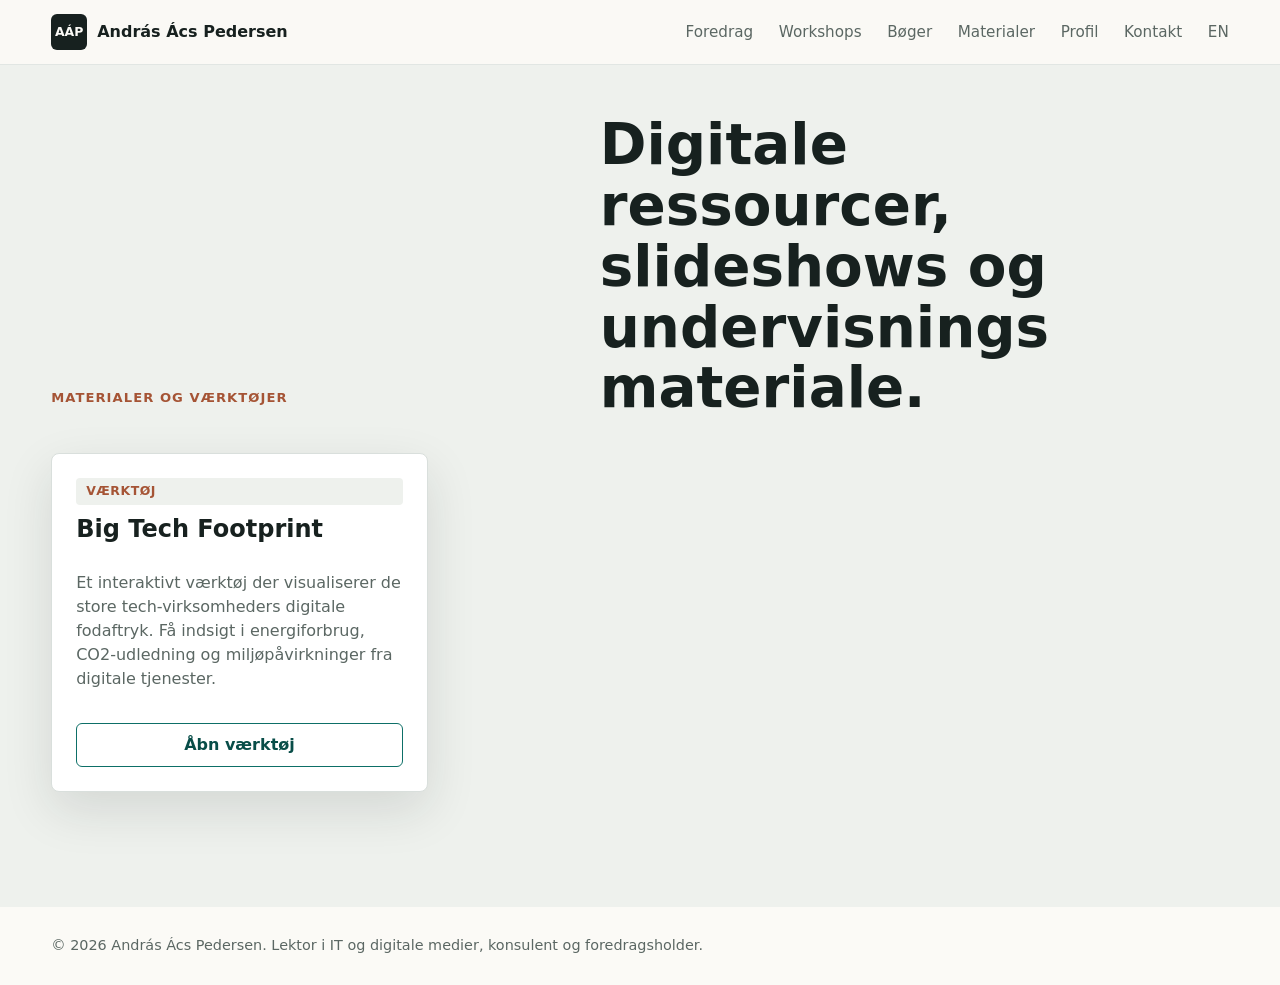
<file: da/materialer/index.html>
<!doctype html>
<html lang="da">
  <head>
    <meta charset="utf-8">
    <meta name="viewport" content="width=device-width, initial-scale=1">
    <title>Materialer | András Ács Pedersen</title>
    <meta
      name="description"
      content="Materialer og værktøjer fra András Ács Pedersen - slideshows, undervisningsmateriale og digitale værktøjer."
    >
    <link rel="stylesheet" href="../../styles.css">
    <style>
      .materials-section {
        padding: clamp(68px, 9vw, 122px) clamp(18px, 4vw, 56px);
      }
      .materials-grid {
        display: grid;
        grid-template-columns: repeat(auto-fill, minmax(320px, 1fr));
        gap: 24px;
        margin-top: 32px;
      }
      .material-card {
        padding: 24px;
        background: var(--white);
        border: 1px solid var(--line);
        border-radius: 8px;
        box-shadow: var(--shadow);
        min-height: 280px;
        display: flex;
        flex-direction: column;
      }
      .material-card h3 {
        margin: 0 0 12px;
        font-size: clamp(1.2rem, 2vw, 1.5rem);
      }
      .material-card p {
        color: var(--muted);
        flex-grow: 1;
      }
      .material-card .material-type {
        display: inline-block;
        padding: 4px 10px;
        background: var(--band);
        border-radius: 4px;
        font-size: 0.78rem;
        font-weight: 700;
        text-transform: uppercase;
        letter-spacing: 0.04em;
        color: var(--rust);
        margin-bottom: 12px;
      }
      .material-card a {
        display: inline-flex;
        align-items: center;
        justify-content: center;
        min-height: 44px;
        padding: 0 16px;
        border: 1px solid var(--accent);
        border-radius: 6px;
        color: var(--accent-dark);
        font-weight: 720;
        text-decoration: none;
        margin-top: 16px;
      }
      .material-card a:hover {
        background: var(--accent);
        color: var(--white);
      }
    </style>
  </head>
  <body>
    <header class="site-header" aria-label="Hovednavigation">
      <a class="brand" href="../../index.html" aria-label="Gå til forsiden">
        <span class="brand-mark">AÁP</span>
        <span>András Ács Pedersen</span>
      </a>
      <nav class="nav-links" aria-label="Sektioner">
        <a href="../../index.html#talks">Foredrag</a>
        <a href="../../index.html#workshops">Workshops</a>
        <a href="../../index.html#books">Bøger</a>
        <a href="index.html">Materialer</a>
        <a href="../../index.html#profile">Profil</a>
        <a href="../../index.html#contact">Kontakt</a>
        <a href="../../en/index.html">EN</a>
      </nav>
    </header>

    <main id="top">
      <section class="materials-section band">
        <div class="section-inner">
          <div class="section-heading">
            <p class="eyebrow">Materialer og værktøjer</p>
            <h2>Digitale ressourcer, slideshows og undervisningsmateriale.</h2>
          </div>
          <div class="materials-grid">
            <article class="material-card">
              <span class="material-type">Værktøj</span>
              <h3>Big Tech Footprint</h3>
              <p>
                Et interaktivt værktøj der visualiserer de store tech-virksomheders digitale fodaftryk. 
                Få indsigt i energiforbrug, CO2-udledning og miljøpåvirkninger fra digitale tjenester.
              </p>
              <a href="../../tools/big-tech-footprint.html">Åbn værktøj</a>
            </article>
          </div>
        </div>
      </section>
    </main>

    <footer class="site-footer">
      <p>© 2026 András Ács Pedersen. Lektor i IT og digitale medier, konsulent og foredragsholder.</p>
    </footer>
  </body>
</html>
</file>
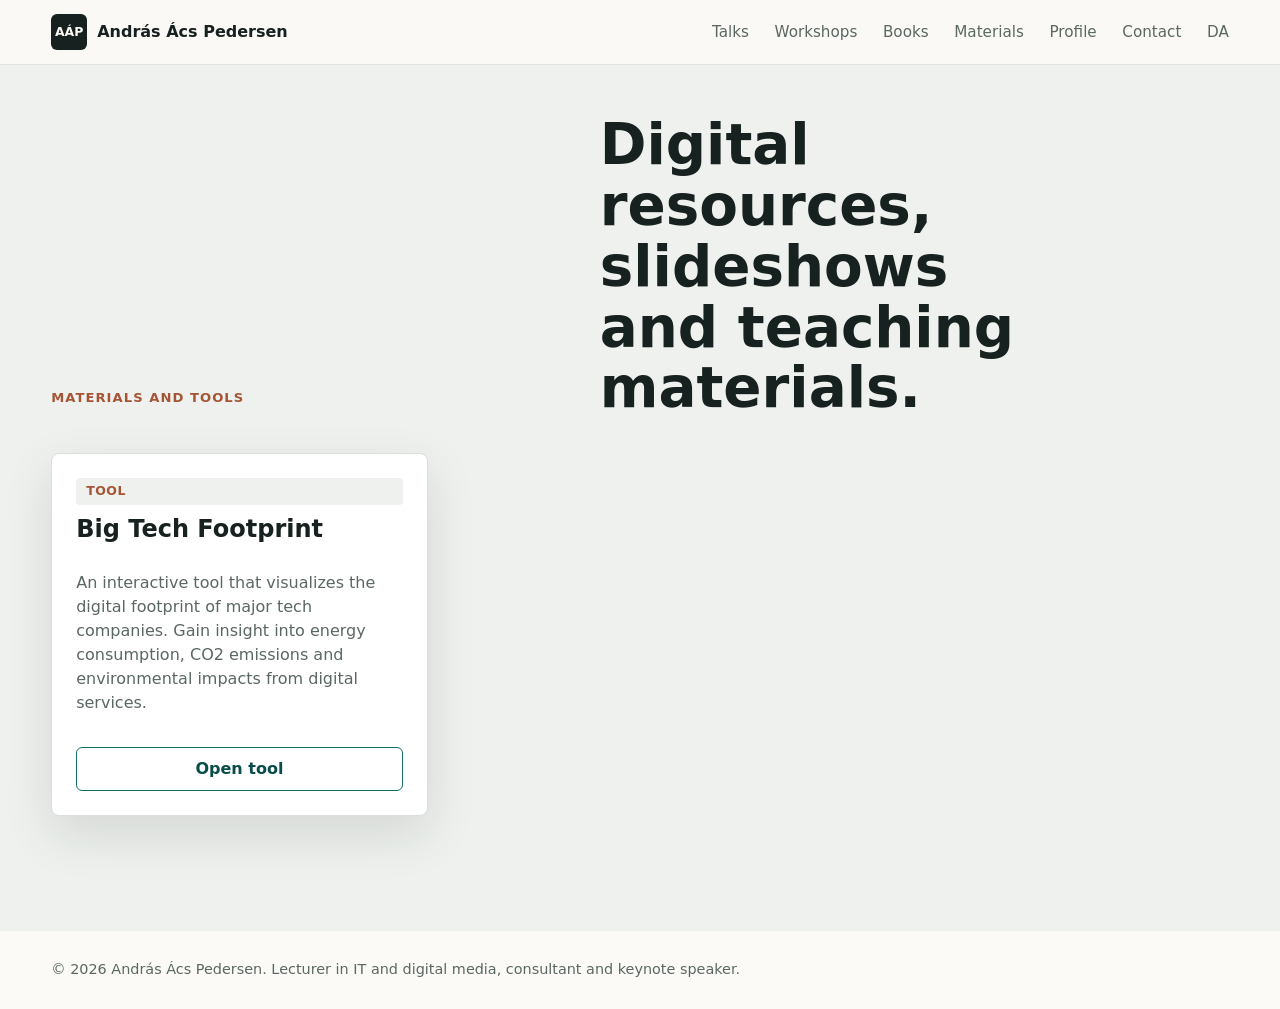
<file: en/materials/index.html>
<!doctype html>
<html lang="en">
  <head>
    <meta charset="utf-8">
    <meta name="viewport" content="width=device-width, initial-scale=1">
    <title>Materials | András Ács Pedersen</title>
    <meta
      name="description"
      content="Materials and tools from András Ács Pedersen - slideshows, teaching materials and digital tools."
    >
    <link rel="stylesheet" href="../../styles.css">
    <style>
      .materials-section {
        padding: clamp(68px, 9vw, 122px) clamp(18px, 4vw, 56px);
      }
      .materials-grid {
        display: grid;
        grid-template-columns: repeat(auto-fill, minmax(320px, 1fr));
        gap: 24px;
        margin-top: 32px;
      }
      .material-card {
        padding: 24px;
        background: var(--white);
        border: 1px solid var(--line);
        border-radius: 8px;
        box-shadow: var(--shadow);
        min-height: 280px;
        display: flex;
        flex-direction: column;
      }
      .material-card h3 {
        margin: 0 0 12px;
        font-size: clamp(1.2rem, 2vw, 1.5rem);
      }
      .material-card p {
        color: var(--muted);
        flex-grow: 1;
      }
      .material-card .material-type {
        display: inline-block;
        padding: 4px 10px;
        background: var(--band);
        border-radius: 4px;
        font-size: 0.78rem;
        font-weight: 700;
        text-transform: uppercase;
        letter-spacing: 0.04em;
        color: var(--rust);
        margin-bottom: 12px;
      }
      .material-card a {
        display: inline-flex;
        align-items: center;
        justify-content: center;
        min-height: 44px;
        padding: 0 16px;
        border: 1px solid var(--accent);
        border-radius: 6px;
        color: var(--accent-dark);
        font-weight: 720;
        text-decoration: none;
        margin-top: 16px;
      }
      .material-card a:hover {
        background: var(--accent);
        color: var(--white);
      }
    </style>
  </head>
  <body>
    <header class="site-header" aria-label="Main navigation">
      <a class="brand" href="../../index.html" aria-label="Go to homepage">
        <span class="brand-mark">AÁP</span>
        <span>András Ács Pedersen</span>
      </a>
      <nav class="nav-links" aria-label="Sections">
        <a href="../../index.html#talks">Talks</a>
        <a href="../../index.html#workshops">Workshops</a>
        <a href="../../index.html#books">Books</a>
        <a href="index.html">Materials</a>
        <a href="../../index.html#profile">Profile</a>
        <a href="../../index.html#contact">Contact</a>
        <a href="../../index.html">DA</a>
      </nav>
    </header>

    <main id="top">
      <section class="materials-section band">
        <div class="section-inner">
          <div class="section-heading">
            <p class="eyebrow">Materials and tools</p>
            <h2>Digital resources, slideshows and teaching materials.</h2>
          </div>
          <div class="materials-grid">
            <article class="material-card">
              <span class="material-type">Tool</span>
              <h3>Big Tech Footprint</h3>
              <p>
                An interactive tool that visualizes the digital footprint of major tech companies. 
                Gain insight into energy consumption, CO2 emissions and environmental impacts from digital services.
              </p>
              <a href="../../tools/big-tech-footprint.html">Open tool</a>
            </article>
          </div>
        </div>
      </section>
    </main>

    <footer class="site-footer">
      <p>© 2026 András Ács Pedersen. Lecturer in IT and digital media, consultant and keynote speaker.</p>
    </footer>
  </body>
</html>
</file>
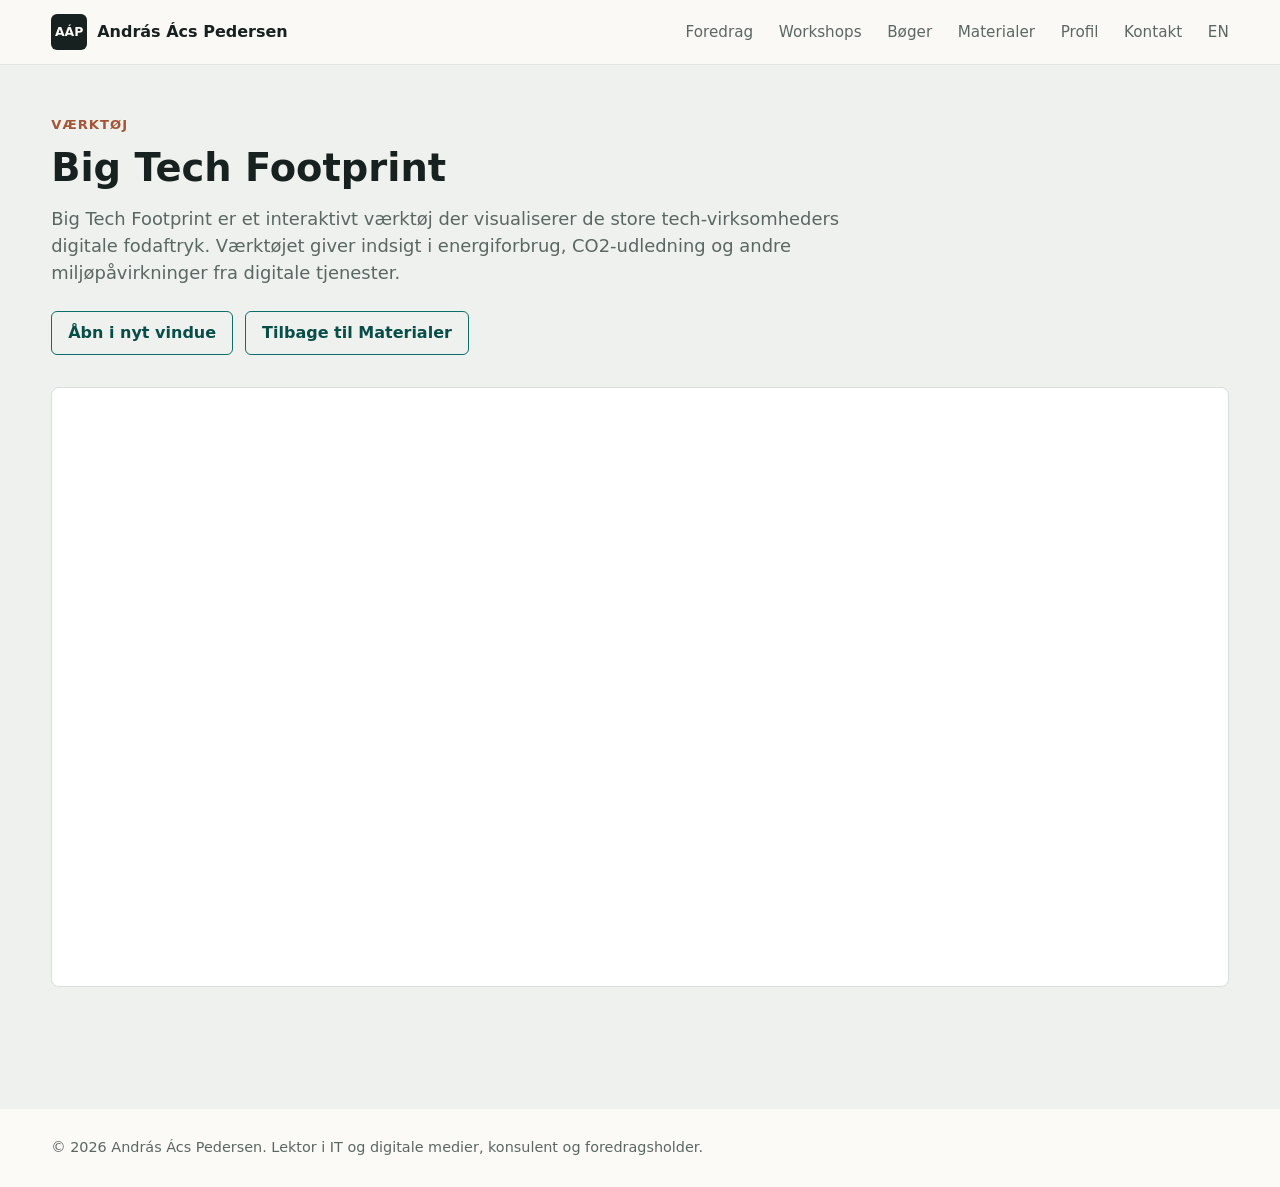
<file: tools/big-tech-footprint.html>
<!doctype html>
<html lang="da">
  <head>
    <meta charset="utf-8">
    <meta name="viewport" content="width=device-width, initial-scale=1">
    <title>Big Tech Footprint | András Ács Pedersen</title>
    <meta
      name="description"
      content="Big Tech Footprint - Et værktøj til at visualisere Big Tech's digitale fodaftryk."
    >
    <link rel="stylesheet" href="../styles.css">
    <style>
      .tool-container {
        padding: clamp(68px, 9vw, 122px) clamp(18px, 4vw, 56px);
        background: var(--band);
      }
      .tool-wrapper {
        width: min(1400px, 100%);
        margin: 0 auto;
      }
      .tool-header {
        margin-bottom: 32px;
      }
      .tool-header h2 {
        font-size: clamp(1.8rem, 3vw, 2.5rem);
        max-width: 20ch;
      }
      .tool-description {
        color: var(--muted);
        font-size: clamp(1rem, 1.4vw, 1.15rem);
        max-width: 800px;
      }
      .tool-iframe {
        width: 100%;
        height: calc(100vh - 300px);
        min-height: 600px;
        border: 1px solid var(--line);
        border-radius: 8px;
        background: var(--white);
      }
      .tool-links {
        display: flex;
        gap: 12px;
        flex-wrap: wrap;
        margin-top: 24px;
      }
      .tool-links a {
        display: inline-flex;
        align-items: center;
        justify-content: center;
        min-height: 44px;
        padding: 0 16px;
        border: 1px solid var(--accent);
        border-radius: 6px;
        color: var(--accent-dark);
        font-weight: 720;
        text-decoration: none;
      }
      .tool-links a:hover {
        background: var(--accent);
        color: var(--white);
      }
    </style>
  </head>
  <body>
    <header class="site-header" aria-label="Hovednavigation">
      <a class="brand" href="../index.html" aria-label="Gå til forsiden">
        <span class="brand-mark">AÁP</span>
        <span>András Ács Pedersen</span>
      </a>
      <nav class="nav-links" aria-label="Sektioner">
        <a href="../index.html#talks">Foredrag</a>
        <a href="../index.html#workshops">Workshops</a>
        <a href="../index.html#books">Bøger</a>
        <a href="../da/materialer/index.html">Materialer</a>
        <a href="../index.html#profile">Profil</a>
        <a href="../index.html#contact">Kontakt</a>
        <a href="../en/index.html">EN</a>
      </nav>
    </header>

    <main id="top">
      <section class="tool-container">
        <div class="tool-wrapper">
          <div class="tool-header">
            <p class="eyebrow">Værktøj</p>
            <h2>Big Tech Footprint</h2>
            <p class="tool-description">
              Big Tech Footprint er et interaktivt værktøj der visualiserer de store tech-virksomheders digitale fodaftryk. 
              Værktøjet giver indsigt i energiforbrug, CO2-udledning og andre miljøpåvirkninger fra digitale tjenester.
            </p>
            <div class="tool-links">
              <a href="https://andracs.github.io/big-tech-footprint/" target="_blank" rel="noopener">Åbn i nyt vindue</a>
              <a href="../da/materialer/index.html">Tilbage til Materialer</a>
            </div>
          </div>
          <iframe
            class="tool-iframe"
            src="https://andracs.github.io/big-tech-footprint/"
            title="Big Tech Footprint værktøj"
            loading="lazy"
          ></iframe>
        </div>
      </section>
    </main>

    <footer class="site-footer">
      <p>© 2026 András Ács Pedersen. Lektor i IT og digitale medier, konsulent og foredragsholder.</p>
    </footer>
  </body>
</html>
</file>
<file: styles.css>
:root {
  color-scheme: light;
  --ink: #17211f;
  --muted: #5b6763;
  --line: #d9dfdc;
  --paper: #fbfaf6;
  --band: #eef1ed;
  --accent: #0d6f67;
  --accent-dark: #084d48;
  --rust: #a55435;
  --white: #ffffff;
  --shadow: 0 18px 50px rgba(23, 33, 31, 0.12);
}

* {
  box-sizing: border-box;
}

html {
  scroll-behavior: smooth;
}

body {
  margin: 0;
  background: var(--paper);
  color: var(--ink);
  font-family: Inter, ui-sans-serif, system-ui, -apple-system, BlinkMacSystemFont, "Segoe UI", sans-serif;
  line-height: 1.5;
}

a {
  color: inherit;
}

.site-header {
  position: fixed;
  top: 0;
  left: 0;
  right: 0;
  z-index: 10;
  display: flex;
  align-items: center;
  justify-content: space-between;
  gap: 24px;
  padding: 14px clamp(18px, 4vw, 56px);
  background: rgba(251, 250, 246, 0.92);
  border-bottom: 1px solid rgba(217, 223, 220, 0.75);
  backdrop-filter: blur(14px);
}

.brand {
  display: inline-flex;
  align-items: center;
  gap: 10px;
  color: var(--ink);
  font-weight: 760;
  text-decoration: none;
  white-space: nowrap;
}

.brand-mark {
  display: inline-grid;
  width: 36px;
  height: 36px;
  place-items: center;
  background: var(--ink);
  color: var(--paper);
  border-radius: 6px;
  font-size: 0.78rem;
  letter-spacing: 0;
}

.nav-links {
  display: flex;
  align-items: center;
  gap: clamp(12px, 2vw, 28px);
  color: var(--muted);
  font-size: 0.95rem;
}

.nav-links a {
  text-decoration: none;
}

.nav-links a:hover {
  color: var(--accent-dark);
}

.hero {
  min-height: 94vh;
  background:
    linear-gradient(90deg, rgba(12, 24, 22, 0.78) 0%, rgba(12, 24, 22, 0.58) 38%, rgba(12, 24, 22, 0.12) 72%),
    url("assets/hero-workshop.jpg") center / cover no-repeat;
  display: flex;
  align-items: stretch;
}

.hero-overlay {
  width: 100%;
  display: flex;
  align-items: center;
  padding: 110px clamp(18px, 4vw, 56px) 72px;
}

.hero-content {
  width: min(720px, 100%);
  color: var(--white);
}

.eyebrow {
  margin: 0 0 12px;
  color: var(--rust);
  font-size: 0.82rem;
  font-weight: 780;
  letter-spacing: 0.08em;
  text-transform: uppercase;
}

.hero .eyebrow {
  color: #f0b18b;
}

h1,
h2,
h3,
p {
  overflow-wrap: anywhere;
}

h1,
h2,
h3 {
  margin: 0;
  line-height: 1.08;
  letter-spacing: 0;
}

h1 {
  max-width: 12ch;
  font-size: clamp(3rem, 9vw, 6.8rem);
}

h2 {
  font-size: clamp(2rem, 4.4vw, 4.2rem);
  max-width: 12ch;
}

h3 {
  font-size: clamp(1.15rem, 2vw, 1.45rem);
}

.hero-copy {
  max-width: 650px;
  margin: 24px 0 0;
  color: rgba(255, 255, 255, 0.88);
  font-size: clamp(1.05rem, 1.8vw, 1.35rem);
}

.hero-actions,
.contact-inner {
  display: flex;
  align-items: center;
  gap: 12px;
  flex-wrap: wrap;
}

.hero-actions {
  margin-top: 32px;
}

.button {
  display: inline-flex;
  align-items: center;
  justify-content: center;
  min-height: 48px;
  padding: 0 18px;
  border: 1px solid transparent;
  border-radius: 6px;
  font-weight: 740;
  text-decoration: none;
}

.button.primary {
  background: var(--accent);
  color: var(--white);
}

.button.primary:hover {
  background: var(--accent-dark);
}

.button.secondary {
  border-color: rgba(255, 255, 255, 0.54);
  color: var(--white);
}

.button.secondary:hover {
  background: rgba(255, 255, 255, 0.1);
}

.section,
.band {
  padding: clamp(68px, 9vw, 122px) clamp(18px, 4vw, 56px);
}

.band {
  background: var(--band);
}

.section-inner {
  width: min(1180px, 100%);
  margin: 0 auto;
}

.two-column,
.split,
.contact-inner {
  display: grid;
  grid-template-columns: minmax(0, 0.9fr) minmax(0, 1fr);
  gap: clamp(28px, 6vw, 88px);
  align-items: start;
}

.intro p,
.contact p {
  margin: 0;
  color: var(--muted);
  font-size: clamp(1.05rem, 1.6vw, 1.24rem);
}

.section-heading {
  display: grid;
  grid-template-columns: minmax(0, 0.75fr) minmax(0, 1fr);
  gap: clamp(24px, 6vw, 80px);
  align-items: end;
  margin-bottom: 34px;
}

.offer-grid,
.profile-grid {
  display: grid;
  gap: 14px;
}

.offer-grid {
  grid-template-columns: repeat(4, minmax(0, 1fr));
}

.featured-talk {
  display: grid;
  grid-template-columns: minmax(0, 0.86fr) minmax(0, 1.14fr);
  gap: clamp(24px, 4vw, 48px);
  align-items: stretch;
  margin-bottom: 18px;
  padding: clamp(22px, 3vw, 32px);
  background: var(--ink);
  color: var(--white);
  border-radius: 8px;
  box-shadow: var(--shadow);
}

.profile-grid {
  grid-template-columns: repeat(3, minmax(0, 1fr));
}

.offer-card {
  min-height: 310px;
}

.offer-card,
.profile-panel {
  padding: 24px;
  background: var(--white);
  border: 1px solid var(--line);
  border-radius: 8px;
  box-shadow: var(--shadow);
}

.offer-card p,
.profile-panel p,
.book-item p {
  margin: 14px 0 0;
  color: var(--muted);
}

.featured-talk p {
  margin: 14px 0 0;
  color: rgba(255, 255, 255, 0.8);
}

.featured-talk .offer-meta {
  margin: 0 0 14px;
  color: #f0b18b;
}

.offer-card .offer-meta {
  margin: 0 0 14px;
  color: var(--rust);
  font-size: 0.78rem;
  font-weight: 780;
  letter-spacing: 0.04em;
  text-transform: uppercase;
}

.featured-talk h3 {
  max-width: 16ch;
  font-size: clamp(1.7rem, 3.2vw, 3.1rem);
}

.talk-actions {
  display: flex;
  flex-wrap: wrap;
  gap: 10px;
  margin-top: 24px;
}

.talk-actions a {
  display: inline-flex;
  align-items: center;
  justify-content: center;
  min-height: 44px;
  padding: 0 16px;
  border: 1px solid rgba(255, 255, 255, 0.44);
  border-radius: 6px;
  color: var(--white);
  font-weight: 720;
  text-decoration: none;
}

.talk-actions a:first-child {
  background: var(--accent);
  border-color: var(--accent);
}

.talk-actions a:hover {
  background: rgba(255, 255, 255, 0.12);
}

.talk-actions a:first-child:hover {
  background: var(--accent-dark);
  border-color: var(--accent-dark);
}

.slideshow-frame {
  display: block;
  min-height: 360px;
  overflow: hidden;
  background: #101817;
  border: 1px solid rgba(255, 255, 255, 0.18);
  border-radius: 8px;
}

.slideshow-frame img {
  display: block;
  width: 100%;
  height: 100%;
  min-height: 360px;
  object-fit: contain;
}

.profile-panel {
  min-height: 240px;
}

.profile-panel ul {
  margin: 14px 0 0;
  padding-left: 18px;
  color: var(--muted);
}

.profile-panel li + li {
  margin-top: 8px;
}

.book-list {
  border-top: 1px solid var(--line);
}

.book-item {
  display: grid;
  grid-template-columns: minmax(0, 1fr) auto;
  gap: 24px;
  align-items: center;
  padding: 24px 0;
  border-bottom: 1px solid var(--line);
}

.book-actions {
  display: flex;
  flex-wrap: wrap;
  justify-content: flex-end;
  gap: 10px;
}

.book-item > a,
.book-actions a {
  display: inline-flex;
  align-items: center;
  justify-content: center;
  min-width: 156px;
  min-height: 44px;
  padding: 0 16px;
  border: 1px solid var(--accent);
  border-radius: 6px;
  color: var(--accent-dark);
  font-weight: 720;
  text-decoration: none;
}

.book-item > a:hover,
.book-actions a:hover {
  background: var(--accent);
  color: var(--white);
}

.contact-inner {
  align-items: center;
}

.contact .button {
  justify-self: end;
}

.contact-links {
  display: flex;
  flex-wrap: wrap;
  gap: 10px 18px;
  margin-top: 22px;
}

.contact-links a {
  color: var(--accent-dark);
  font-weight: 720;
  text-decoration-thickness: 1px;
  text-underline-offset: 4px;
}

.site-footer {
  padding: 28px clamp(18px, 4vw, 56px);
  color: var(--muted);
  font-size: 0.9rem;
}

.site-footer p {
  width: min(1180px, 100%);
  margin: 0 auto;
}

@media (max-width: 900px) {
  .site-header {
    position: sticky;
    align-items: flex-start;
    flex-direction: column;
    gap: 10px;
  }

  .nav-links {
    width: 100%;
    overflow-x: auto;
    padding-bottom: 2px;
  }

  .hero {
    min-height: 88vh;
    background:
      linear-gradient(90deg, rgba(12, 24, 22, 0.82) 0%, rgba(12, 24, 22, 0.68) 55%, rgba(12, 24, 22, 0.28) 100%),
      url("assets/hero-workshop.jpg") center / cover no-repeat;
  }

  h1 {
    max-width: 11ch;
  }

  .two-column,
  .split,
  .contact-inner,
  .section-heading,
  .featured-talk,
  .book-item {
    grid-template-columns: 1fr;
  }

  .book-actions {
    justify-content: flex-start;
  }

  .offer-grid,
  .profile-grid {
    grid-template-columns: repeat(2, minmax(0, 1fr));
  }

  .contact .button {
    justify-self: start;
  }
}

@media (max-width: 560px) {
  .brand {
    white-space: normal;
  }

  .hero-overlay {
    padding-top: 48px;
  }

  h1 {
    font-size: clamp(2.55rem, 18vw, 4.2rem);
  }

  .offer-grid,
  .profile-grid {
    grid-template-columns: 1fr;
  }

  .offer-card,
  .profile-panel {
    min-height: auto;
  }

  .button,
  .book-item > a,
  .book-actions,
  .book-actions a,
  .talk-actions a {
    width: 100%;
  }

  .slideshow-frame,
  .slideshow-frame img {
    min-height: 260px;
  }
}
</file>
